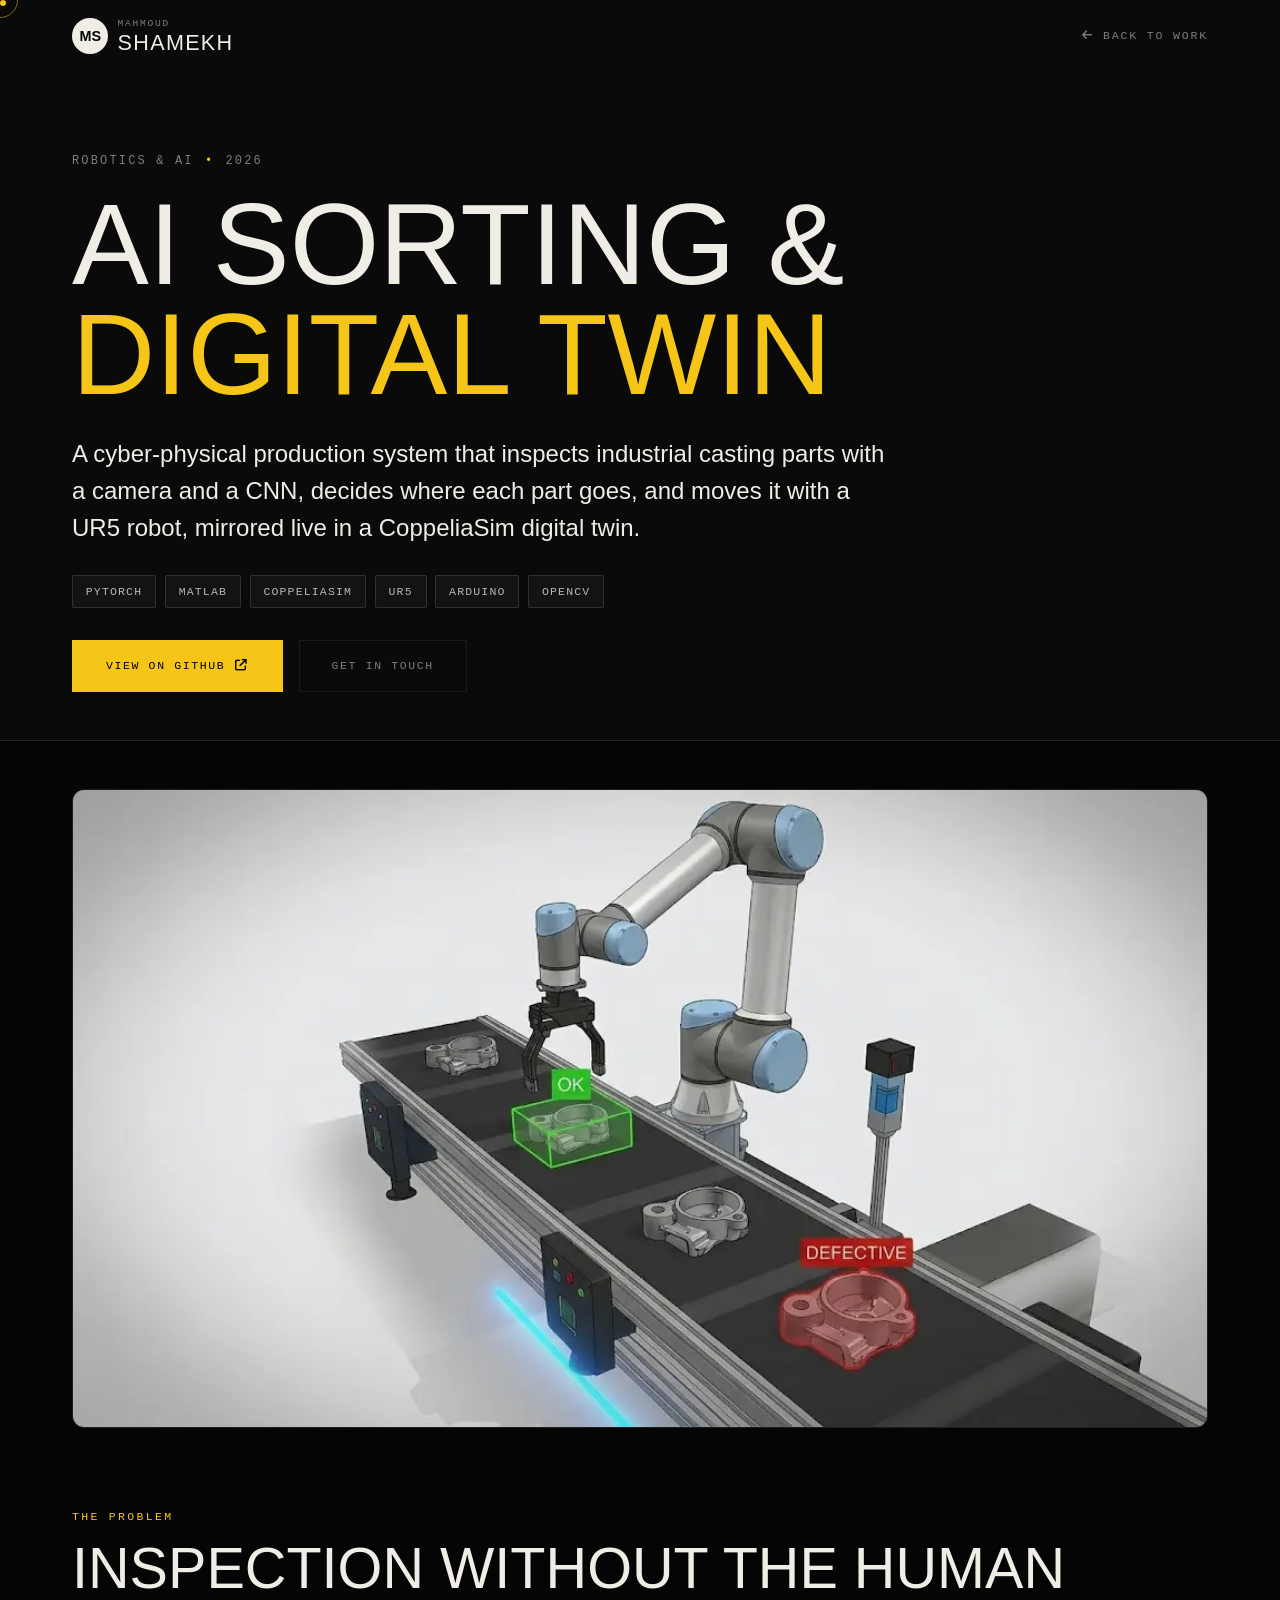
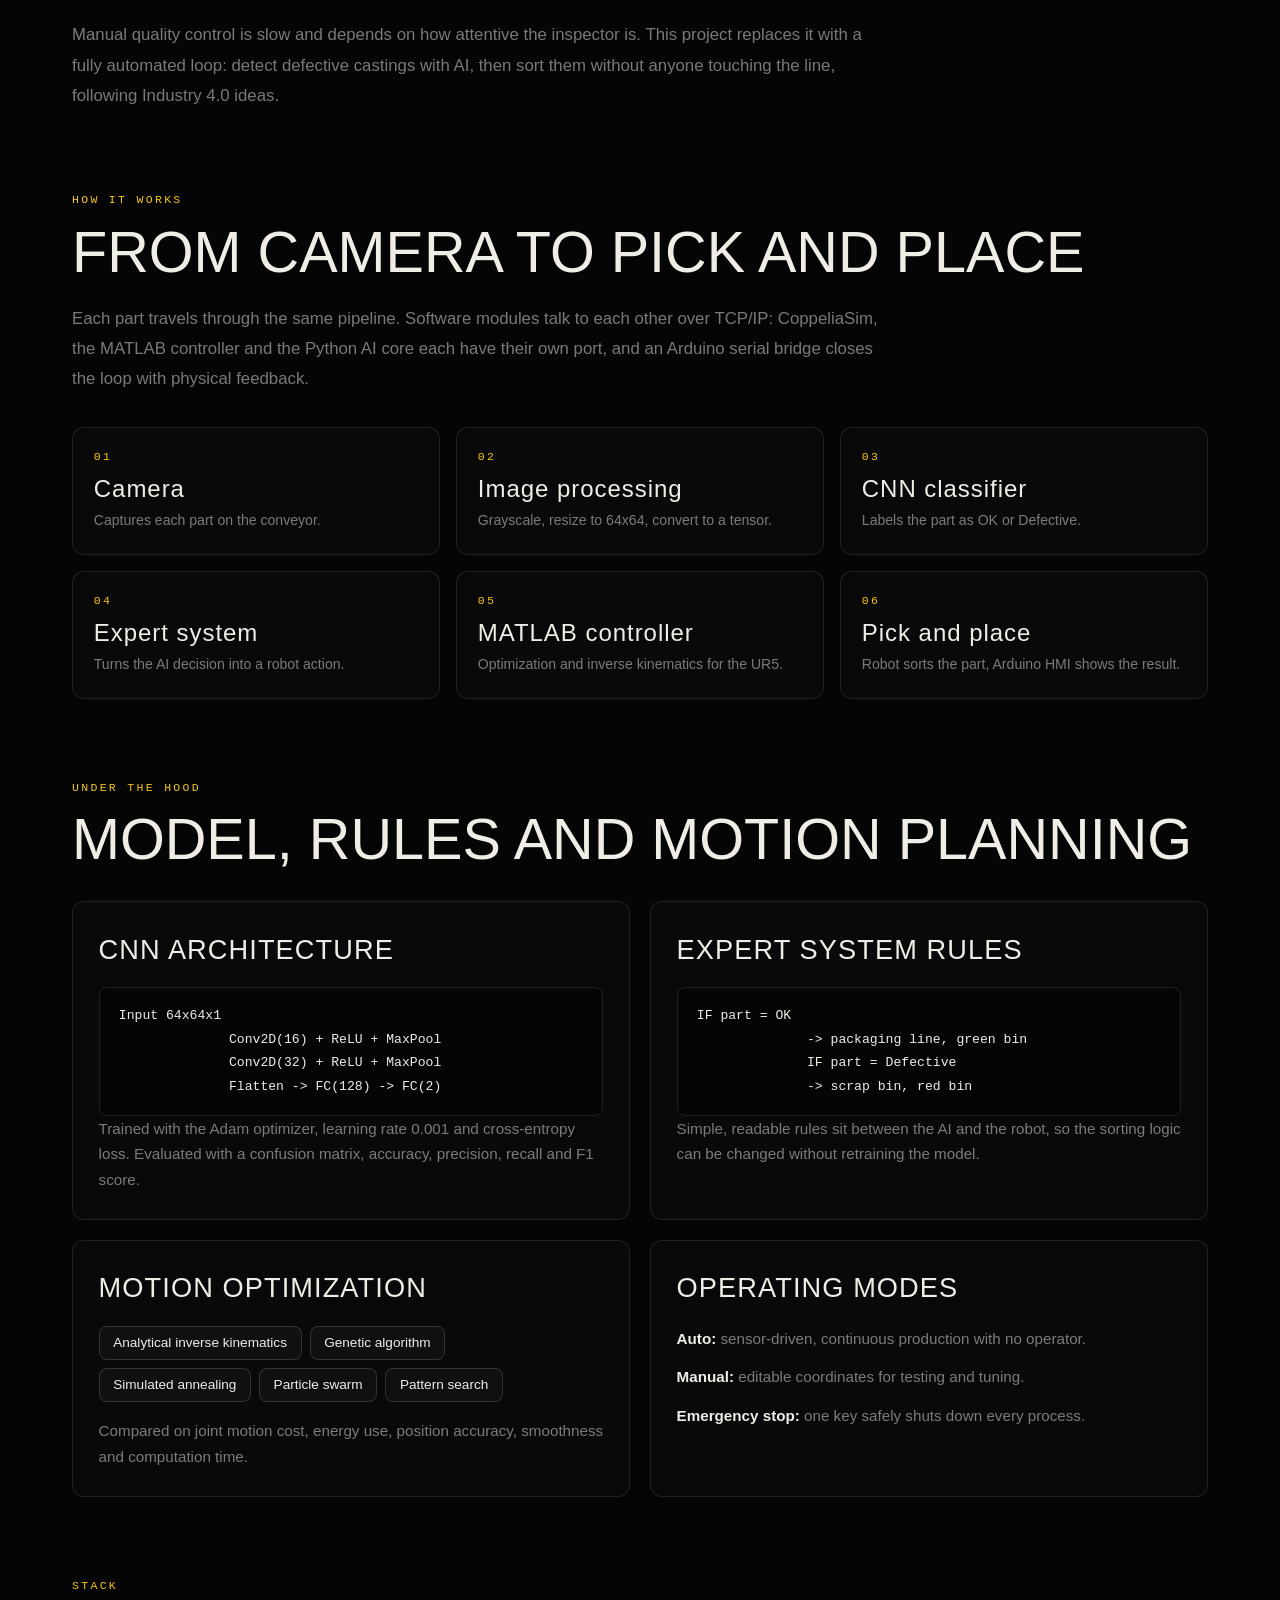
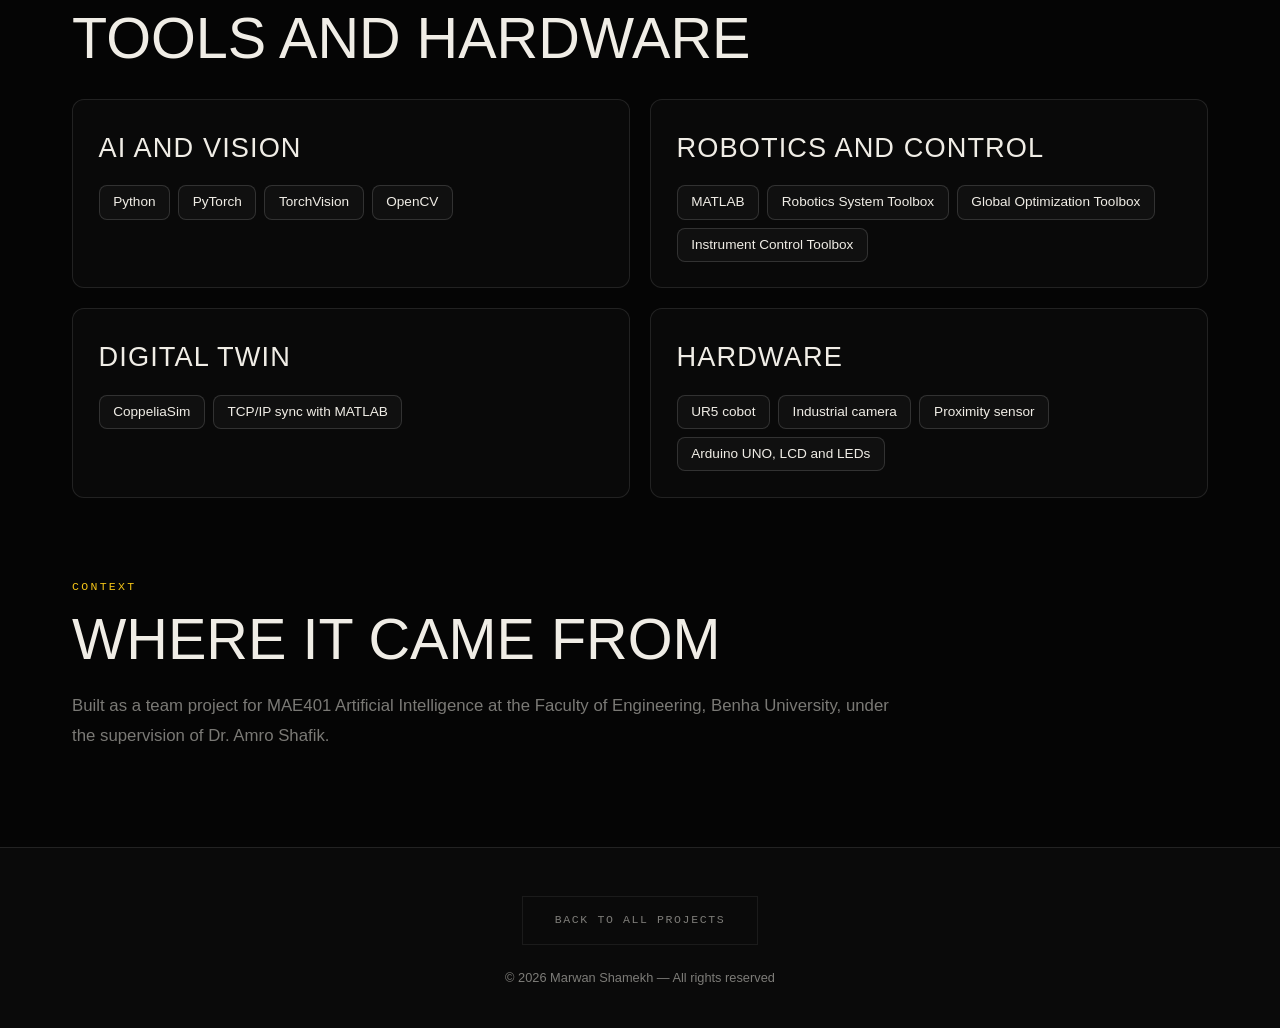
<file: projects/ai-sorting-digital-twin.html>
<!DOCTYPE html>
<html lang="en" data-theme="dark">

<head>
  <meta charset="UTF-8" />
  <meta name="viewport" content="width=device-width, initial-scale=1.0" />
  <meta name="description"
    content="AI Sorting and Digital Twin: a cyber-physical production system that inspects casting parts with a PyTorch CNN, plans UR5 motion with MATLAB optimization and mirrors it in CoppeliaSim.">
  <meta name="theme-color" content="#0B0F19">
  <meta name="robots" content="index, follow">
  <meta name="author" content="Mahmoud Shamekh">
  <meta name="referrer" content="strict-origin-when-cross-origin">
  <meta http-equiv="Content-Security-Policy"
    content="default-src 'self'; script-src 'self'; style-src 'self' 'unsafe-inline' https://fonts.googleapis.com https://cdnjs.cloudflare.com; font-src 'self' https://fonts.gstatic.com https://cdnjs.cloudflare.com; img-src 'self' data:; connect-src 'self'; object-src 'none'; base-uri 'self'; form-action 'none'">
  <meta property="og:type" content="article">
  <meta property="og:title" content="AI Sorting and Digital Twin | Mahmoud Shamekh">
  <meta property="og:description"
    content="Fully automated inspection and sorting: PyTorch CNN defect detection, UR5 robotic sorting, MATLAB kinematics and a CoppeliaSim digital twin.">
  <meta property="og:image" content="../assets/images/project(4).webp">
  <meta name="twitter:card" content="summary_large_image">
  <title>AI Sorting and Digital Twin | Mahmoud Shamekh</title>

  <link rel="icon" type="image/png" sizes="32x32" href="../favicon-32.png">
  <link rel="icon" type="image/png" sizes="192x192" href="../favicon-192.png">
  <link rel="shortcut icon" href="../favicon.ico">
  <link rel="apple-touch-icon" href="../apple-touch-icon.png">
  <link rel="stylesheet" href="../css/base.css" />
  <link rel="stylesheet" href="../css/components.css" />
  <link rel="stylesheet" href="../css/home.css" />
  <link rel="stylesheet" href="../css/responsive.css" />
  <link rel="stylesheet" href="../css/project.css" />

  <link rel="preconnect" href="https://fonts.googleapis.com" />
  <link rel="preconnect" href="https://fonts.gstatic.com" crossorigin />
  <link
    href="https://fonts.googleapis.com/css2?family=Anton&family=Bebas+Neue&family=Space+Mono:ital,wght@0,400;0,700;1,400&family=DM+Sans:ital,opsz,wght@0,9..40,300;0,9..40,400;0,9..40,500;1,9..40,300&display=swap"
    rel="stylesheet" />
  <link rel="stylesheet" href="https://cdnjs.cloudflare.com/ajax/libs/font-awesome/6.7.2/css/all.min.css">
</head>

<body>

  <div class="cursor-dot" id="cursorDot"></div>
  <div class="cursor-ring" id="cursorRing"></div>

  <header class="pj-topbar">
    <div class="pj-topbar-inner">
      <a href="../index.html" class="nav-logo" aria-label="Back to home">
        <svg class="logo-img" viewBox="0 0 100 100" xmlns="http://www.w3.org/2000/svg">
          <circle cx="50" cy="50" r="50" fill="currentColor" />
          <text x="51" y="63" text-anchor="middle" font-family="Arial Black, sans-serif" font-size="40"
            font-weight="900" fill="var(--bg, #fff)">MS</text>
        </svg>
        <div class="logo-text">
          <span class="logo-first">MAHMOUD</span>
          <span class="logo-last">SHAMEKH</span>
        </div>
      </a>
      <a href="../index.html#projects" class="pj-back"><i class="fa-solid fa-arrow-left"></i> Back to work</a>
    </div>
  </header>

  <main>
    <section class="pj-hero">
      <div class="container">
        <div class="pj-meta"><span>Robotics &amp; AI</span><span class="dot">•</span><span>2026</span></div>
        <h1 class="pj-title">AI Sorting &amp; <span>Digital Twin</span></h1>
        <p class="pj-lead">
          A cyber-physical production system that inspects industrial casting parts with a camera and a CNN, decides
          where each part goes, and moves it with a UR5 robot, mirrored live in a CoppeliaSim digital twin.
        </p>
        <div class="pj-tags">
          <span class="pj-tag">PyTorch</span>
          <span class="pj-tag">MATLAB</span>
          <span class="pj-tag">CoppeliaSim</span>
          <span class="pj-tag">UR5</span>
          <span class="pj-tag">Arduino</span>
          <span class="pj-tag">OpenCV</span>
        </div>
        <div class="pj-actions">
          <a href="https://github.com/Shamekh21/Fully-Automated-Industrial-Inspection-Sorting-System-with-Digital-Twin"
            target="_blank" rel="noopener noreferrer" class="btn-primary">VIEW ON GITHUB <i
              class="fa-solid fa-arrow-up-right-from-square"></i></a>
          <a href="../index.html#contact" class="btn-ghost">GET IN TOUCH</a>
        </div>
      </div>
    </section>

    <section class="pj-cover">
      <div class="container">
        <img src="../assets/images/project(4).webp" alt="AI Sorting and Digital Twin project overview"
          decoding="async" />
      </div>
    </section>

    <section class="pj-section">
      <div class="container">
        <div class="pj-label">The problem</div>
        <h2 class="pj-h2">Inspection without the human</h2>
        <p class="pj-text">
          Manual quality control is slow and depends on how attentive the inspector is. This project replaces it with a
          fully automated loop: detect defective castings with AI, then sort them without anyone touching the line,
          following Industry 4.0 ideas.
        </p>
      </div>
    </section>

    <section class="pj-section">
      <div class="container">
        <div class="pj-label">How it works</div>
        <h2 class="pj-h2">From camera to pick and place</h2>
        <p class="pj-text">
          Each part travels through the same pipeline. Software modules talk to each other over TCP/IP: CoppeliaSim,
          the MATLAB controller and the Python AI core each have their own port, and an Arduino serial bridge closes the
          loop with physical feedback.
        </p>
        <ol class="pj-flow">
          <li><b>Camera</b><span>Captures each part on the conveyor.</span></li>
          <li><b>Image processing</b><span>Grayscale, resize to 64x64, convert to a tensor.</span></li>
          <li><b>CNN classifier</b><span>Labels the part as OK or Defective.</span></li>
          <li><b>Expert system</b><span>Turns the AI decision into a robot action.</span></li>
          <li><b>MATLAB controller</b><span>Optimization and inverse kinematics for the UR5.</span></li>
          <li><b>Pick and place</b><span>Robot sorts the part, Arduino HMI shows the result.</span></li>
        </ol>
      </div>
    </section>

    <section class="pj-section">
      <div class="container">
        <div class="pj-label">Under the hood</div>
        <h2 class="pj-h2">Model, rules and motion planning</h2>
        <div class="pj-grid">
          <div class="pj-card">
            <h3>CNN architecture</h3>
            <div class="pj-code">Input 64x64x1
              Conv2D(16) + ReLU + MaxPool
              Conv2D(32) + ReLU + MaxPool
              Flatten -> FC(128) -> FC(2)</div>
            <p>Trained with the Adam optimizer, learning rate 0.001 and cross-entropy loss. Evaluated with a confusion
              matrix, accuracy, precision, recall and F1 score.</p>
          </div>
          <div class="pj-card">
            <h3>Expert system rules</h3>
            <div class="pj-code">IF part = OK
              -> packaging line, green bin
              IF part = Defective
              -> scrap bin, red bin</div>
            <p>Simple, readable rules sit between the AI and the robot, so the sorting logic can be changed without
              retraining the model.</p>
          </div>
          <div class="pj-card">
            <h3>Motion optimization</h3>
            <div class="pj-chips">
              <span class="pj-chip">Analytical inverse kinematics</span>
              <span class="pj-chip">Genetic algorithm</span>
              <span class="pj-chip">Simulated annealing</span>
              <span class="pj-chip">Particle swarm</span>
              <span class="pj-chip">Pattern search</span>
            </div>
            <p style="margin-top:1rem">Compared on joint motion cost, energy use, position accuracy, smoothness and
              computation time.</p>
          </div>
          <div class="pj-card">
            <h3>Operating modes</h3>
            <p><b style="color:var(--text)">Auto:</b> sensor-driven, continuous production with no operator.</p>
            <p><b style="color:var(--text)">Manual:</b> editable coordinates for testing and tuning.</p>
            <p><b style="color:var(--text)">Emergency stop:</b> one key safely shuts down every process.</p>
          </div>
        </div>
      </div>
    </section>

    <section class="pj-section">
      <div class="container">
        <div class="pj-label">Stack</div>
        <h2 class="pj-h2">Tools and hardware</h2>
        <div class="pj-grid">
          <div class="pj-card">
            <h3>AI and vision</h3>
            <div class="pj-chips">
              <span class="pj-chip">Python</span><span class="pj-chip">PyTorch</span><span
                class="pj-chip">TorchVision</span><span class="pj-chip">OpenCV</span>
            </div>
          </div>
          <div class="pj-card">
            <h3>Robotics and control</h3>
            <div class="pj-chips">
              <span class="pj-chip">MATLAB</span><span class="pj-chip">Robotics System Toolbox</span><span
                class="pj-chip">Global Optimization Toolbox</span><span class="pj-chip">Instrument Control
                Toolbox</span>
            </div>
          </div>
          <div class="pj-card">
            <h3>Digital twin</h3>
            <div class="pj-chips">
              <span class="pj-chip">CoppeliaSim</span><span class="pj-chip">TCP/IP sync with MATLAB</span>
            </div>
          </div>
          <div class="pj-card">
            <h3>Hardware</h3>
            <div class="pj-chips">
              <span class="pj-chip">UR5 cobot</span><span class="pj-chip">Industrial camera</span><span
                class="pj-chip">Proximity sensor</span><span class="pj-chip">Arduino UNO, LCD and LEDs</span>
            </div>
          </div>
        </div>
      </div>
    </section>

    <section class="pj-section">
      <div class="container">
        <div class="pj-label">Context</div>
        <h2 class="pj-h2">Where it came from</h2>
        <p class="pj-text">
          Built as a team project for MAE401 Artificial Intelligence at the Faculty of Engineering, Benha University,
          under the supervision of Dr. Amro Shafik.
        </p>
      </div>
    </section>
  </main>

  <footer class="pj-footer">
    <div class="container">
      <a href="../index.html#projects" class="btn-ghost">BACK TO ALL PROJECTS</a>
      <p>&copy; 2026 Marwan Shamekh &mdash; All rights reserved</p>
    </div>
  </footer>

  <script src="../js/app.js"></script>
</body>

</html>
</file>
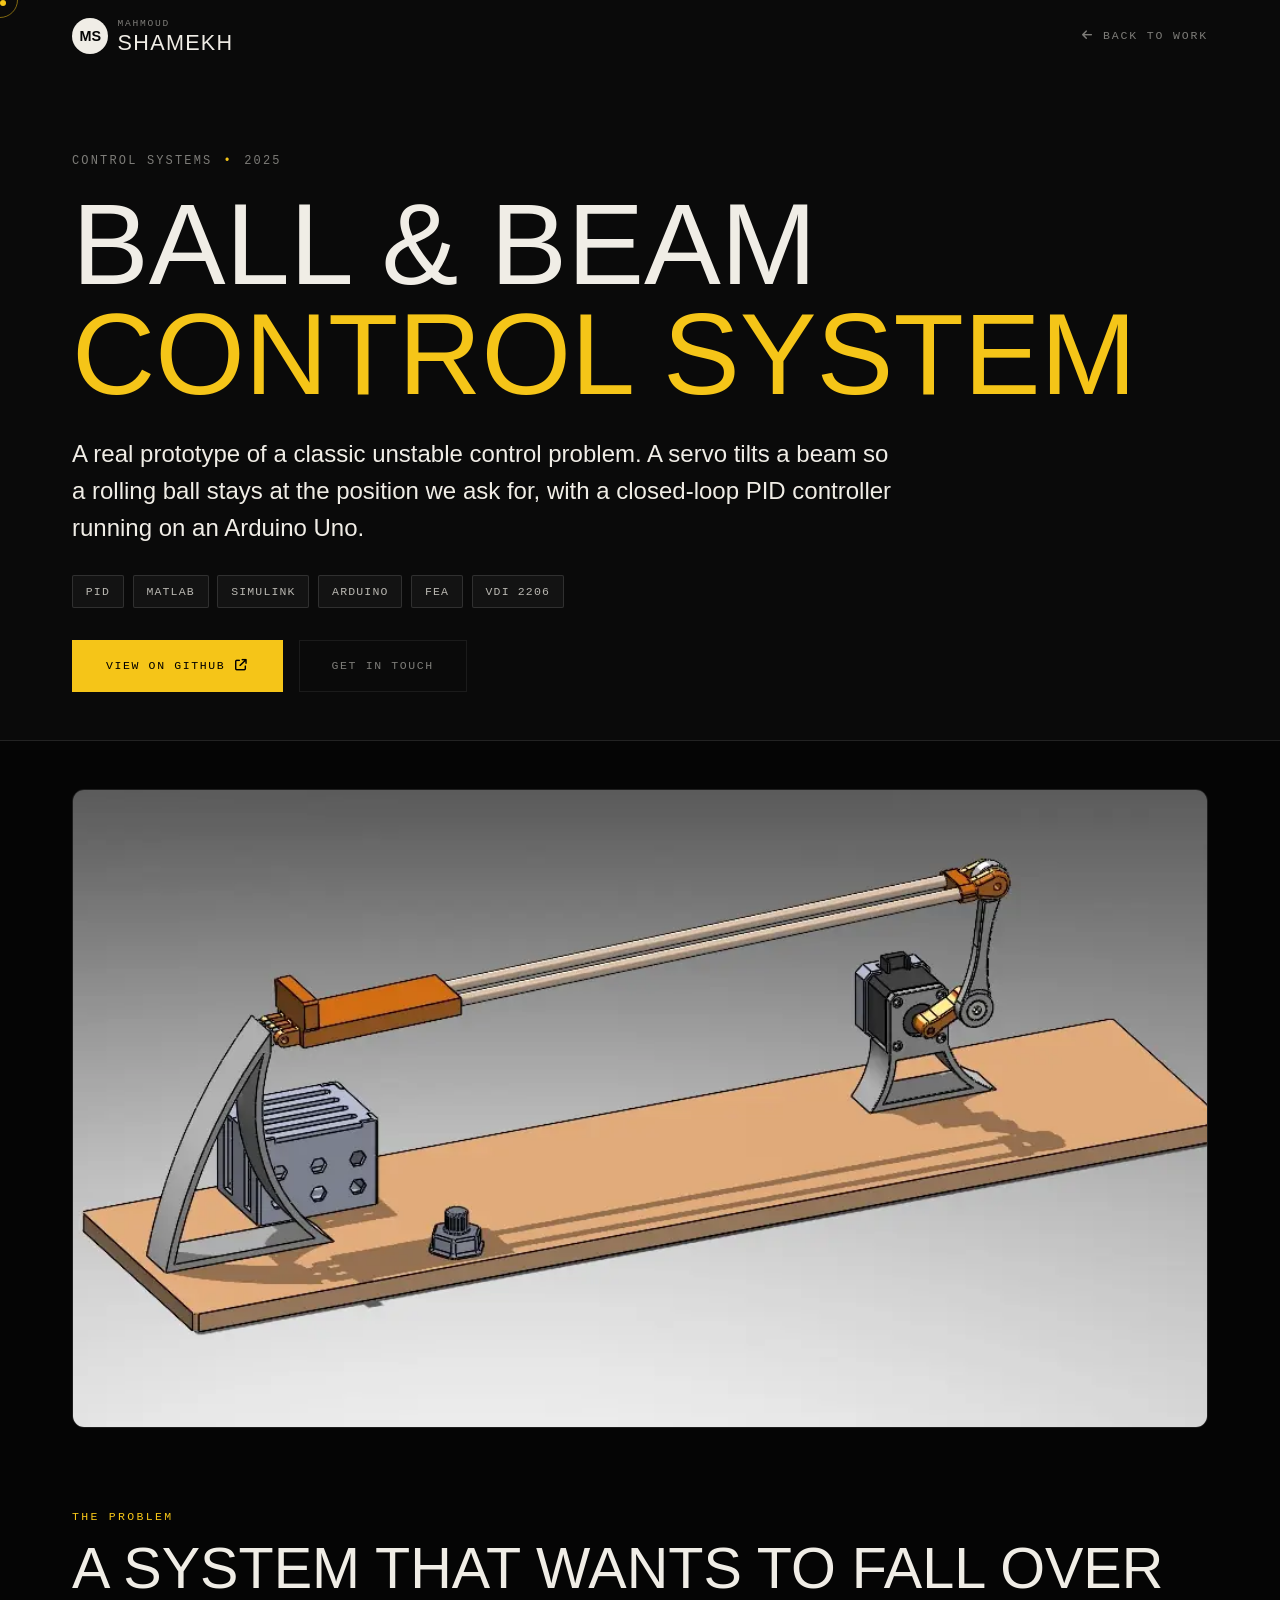
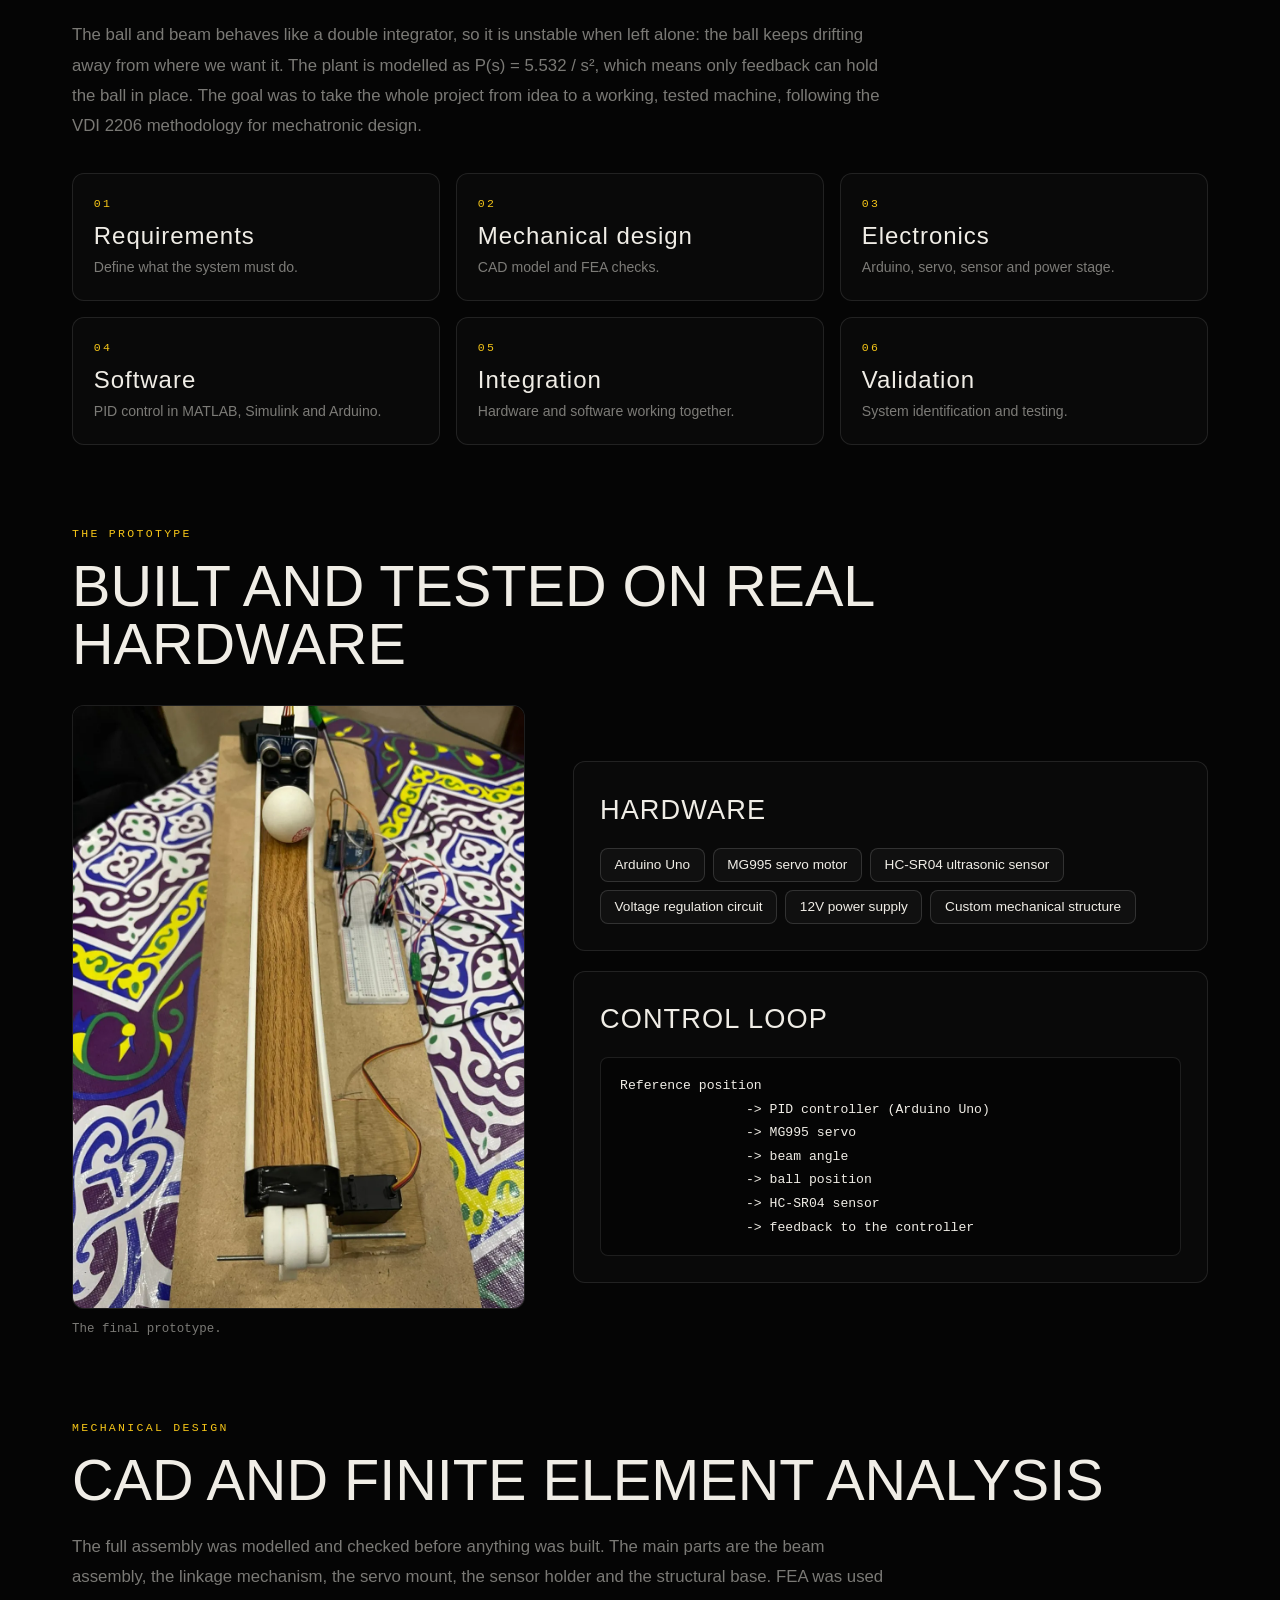
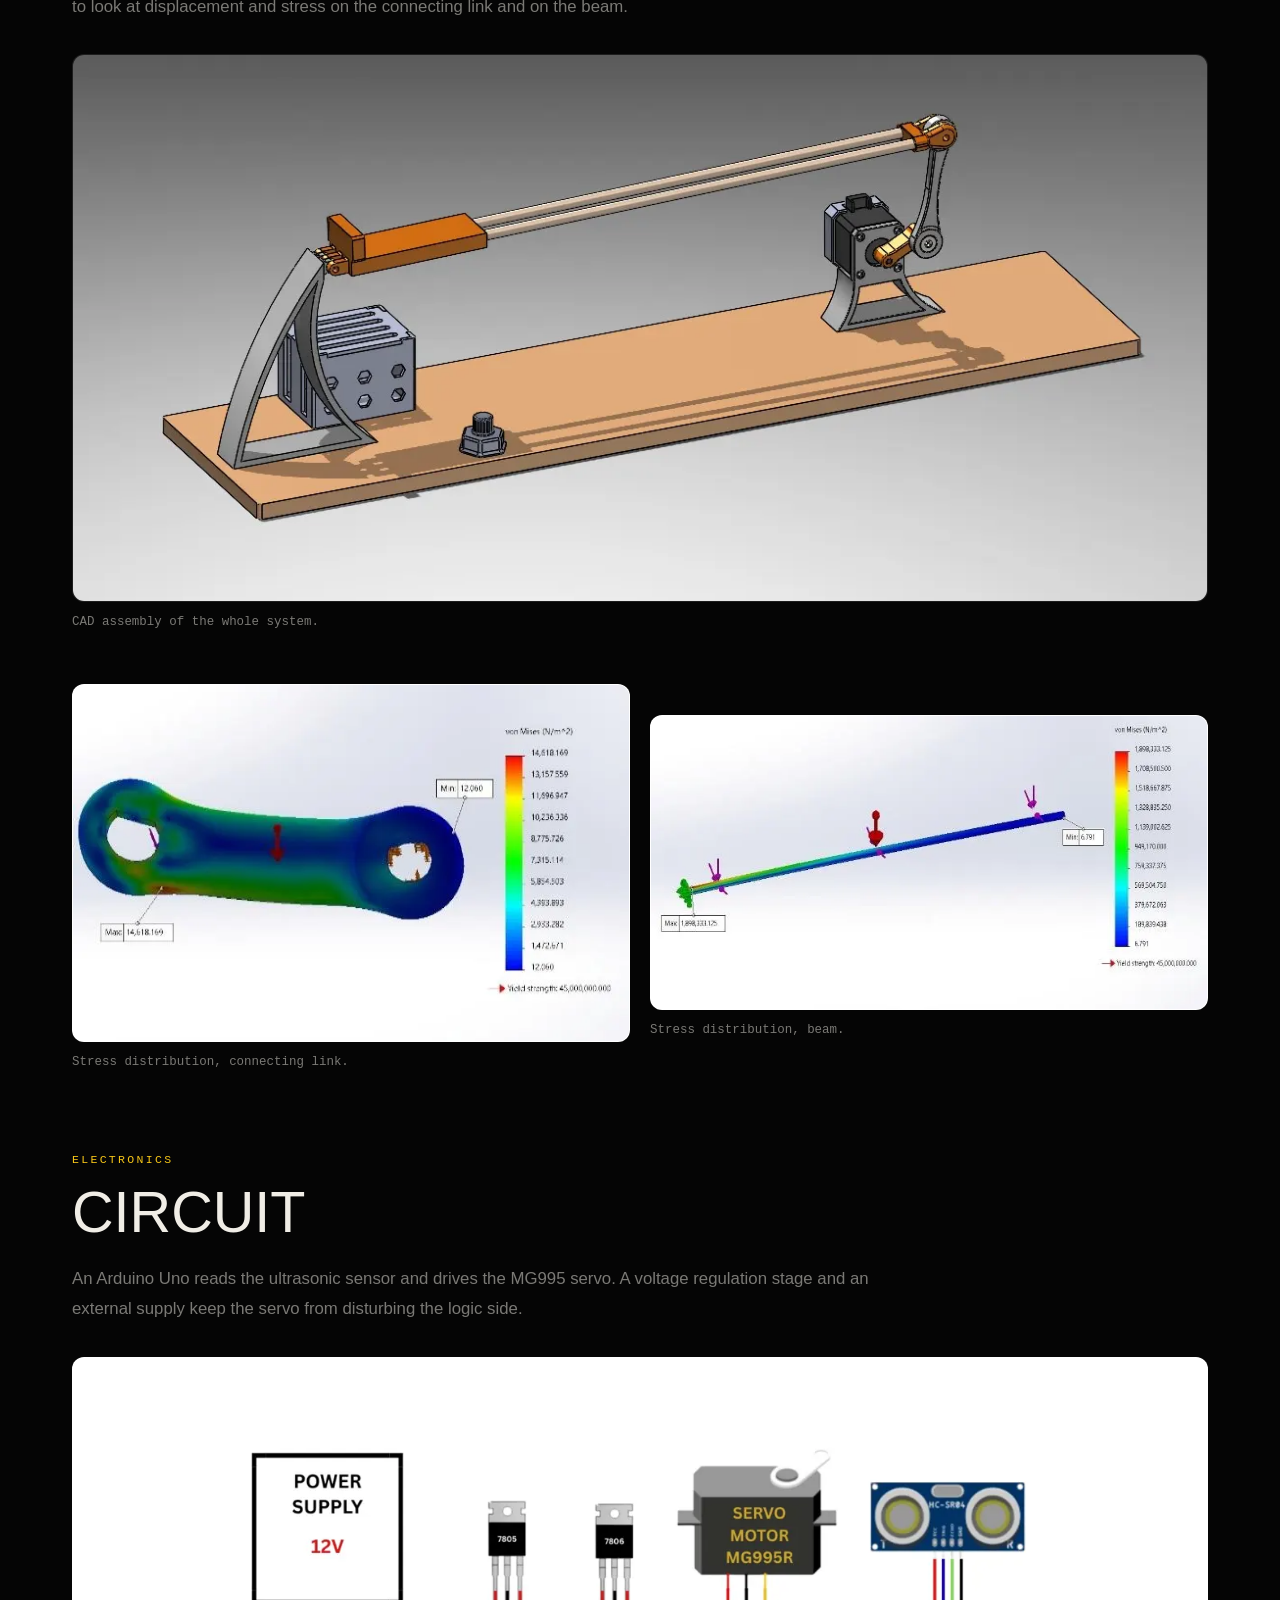
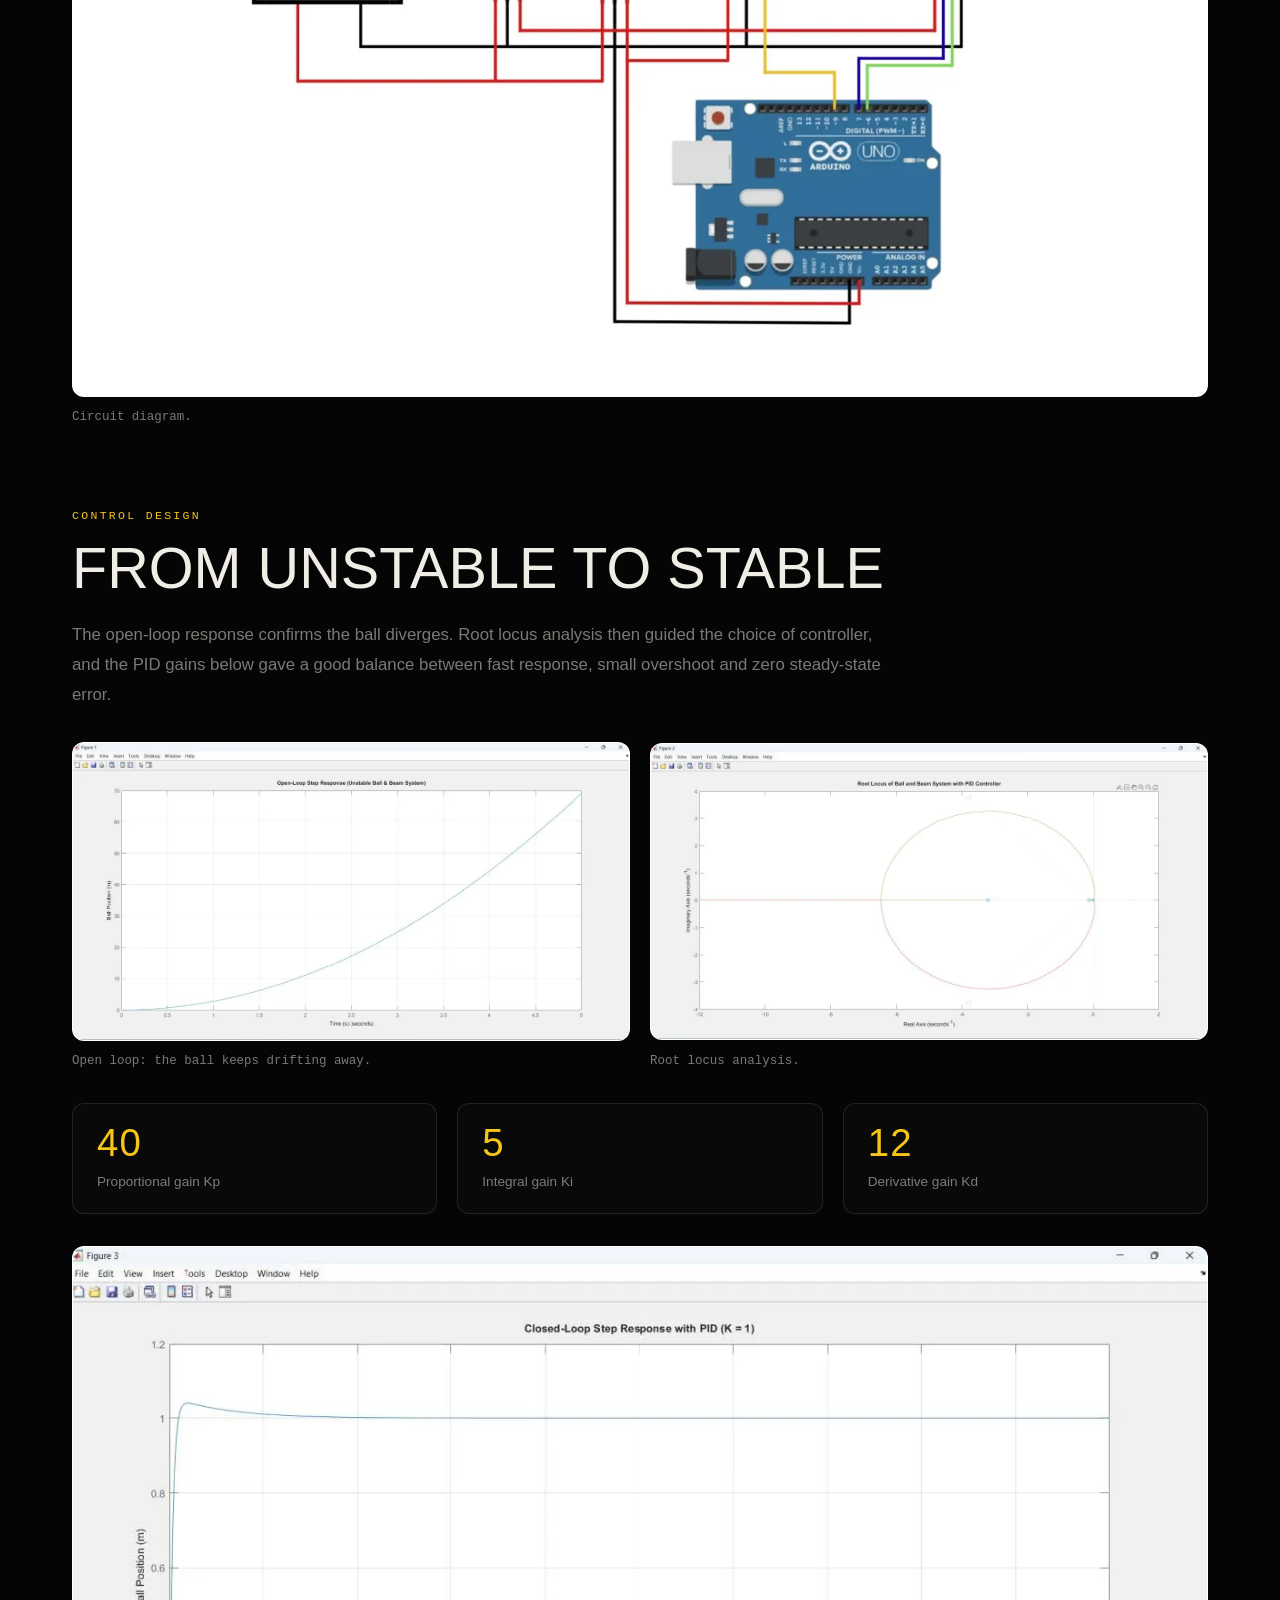
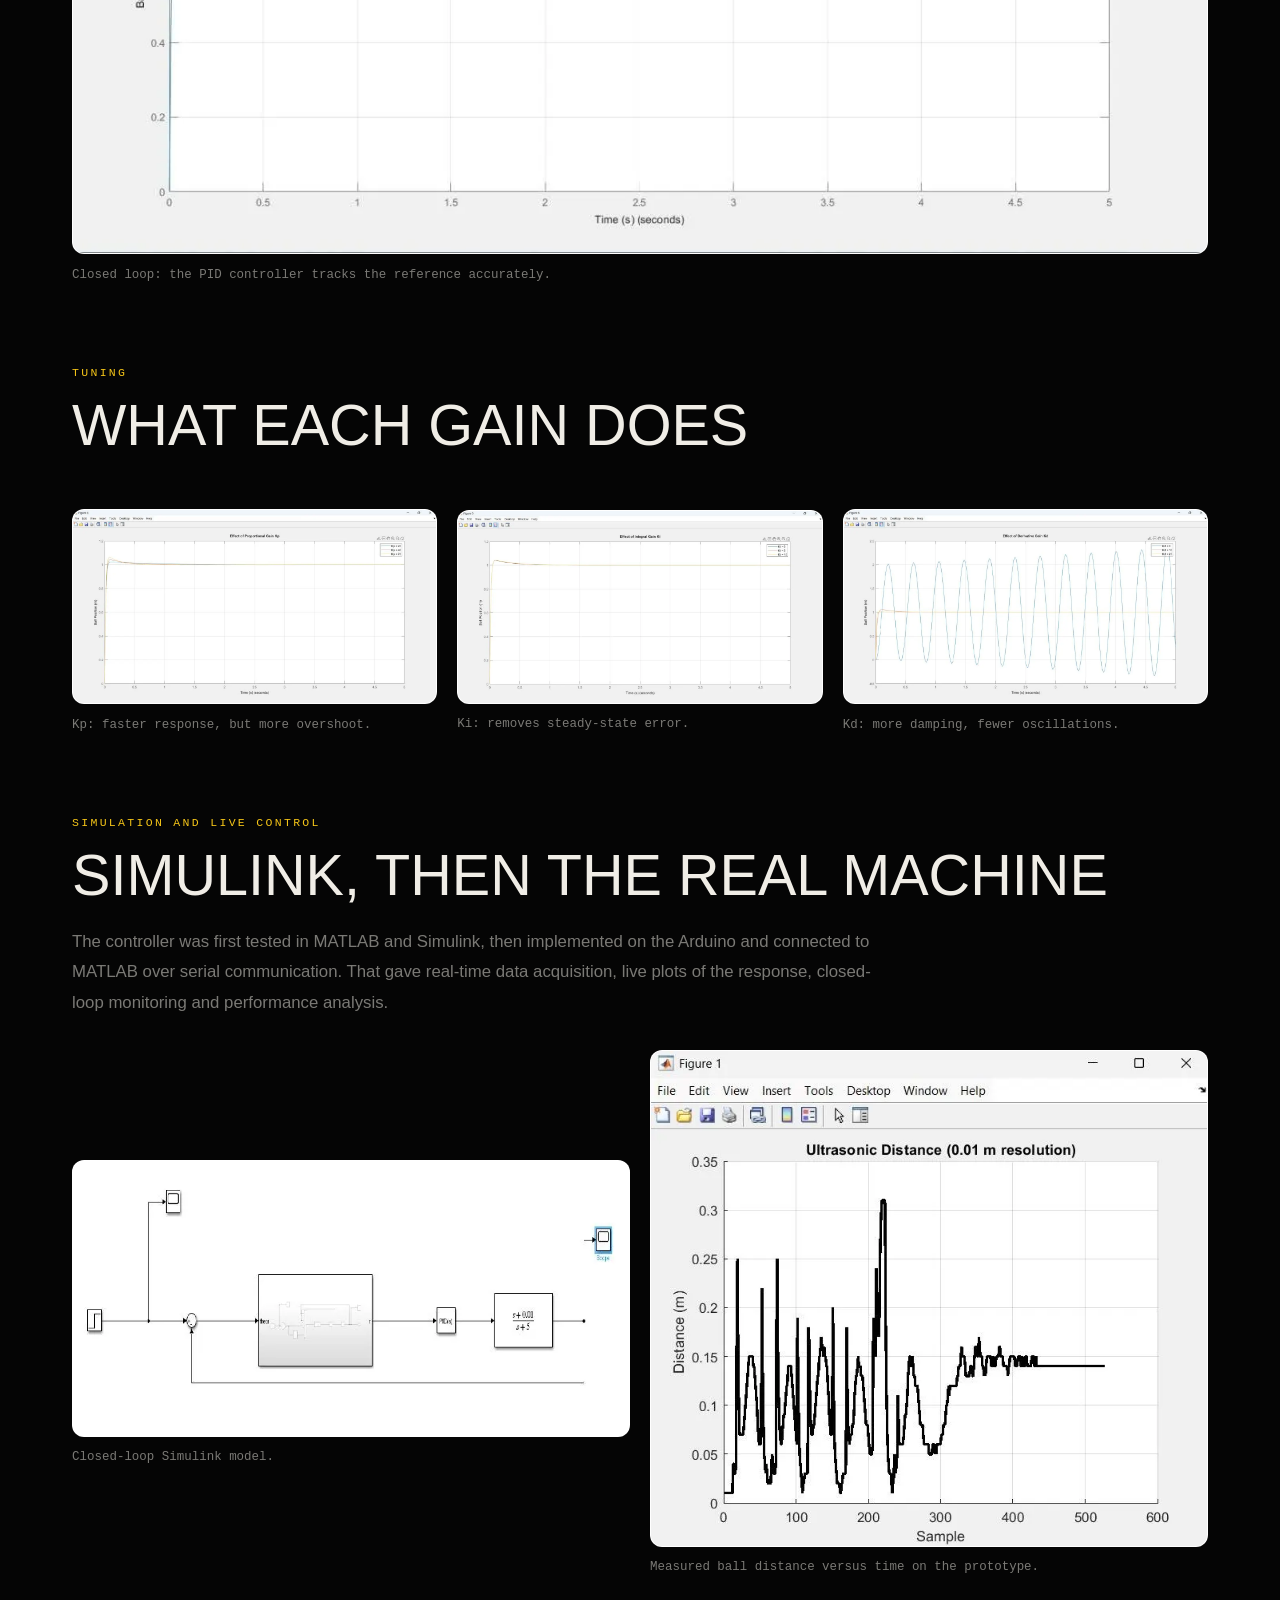
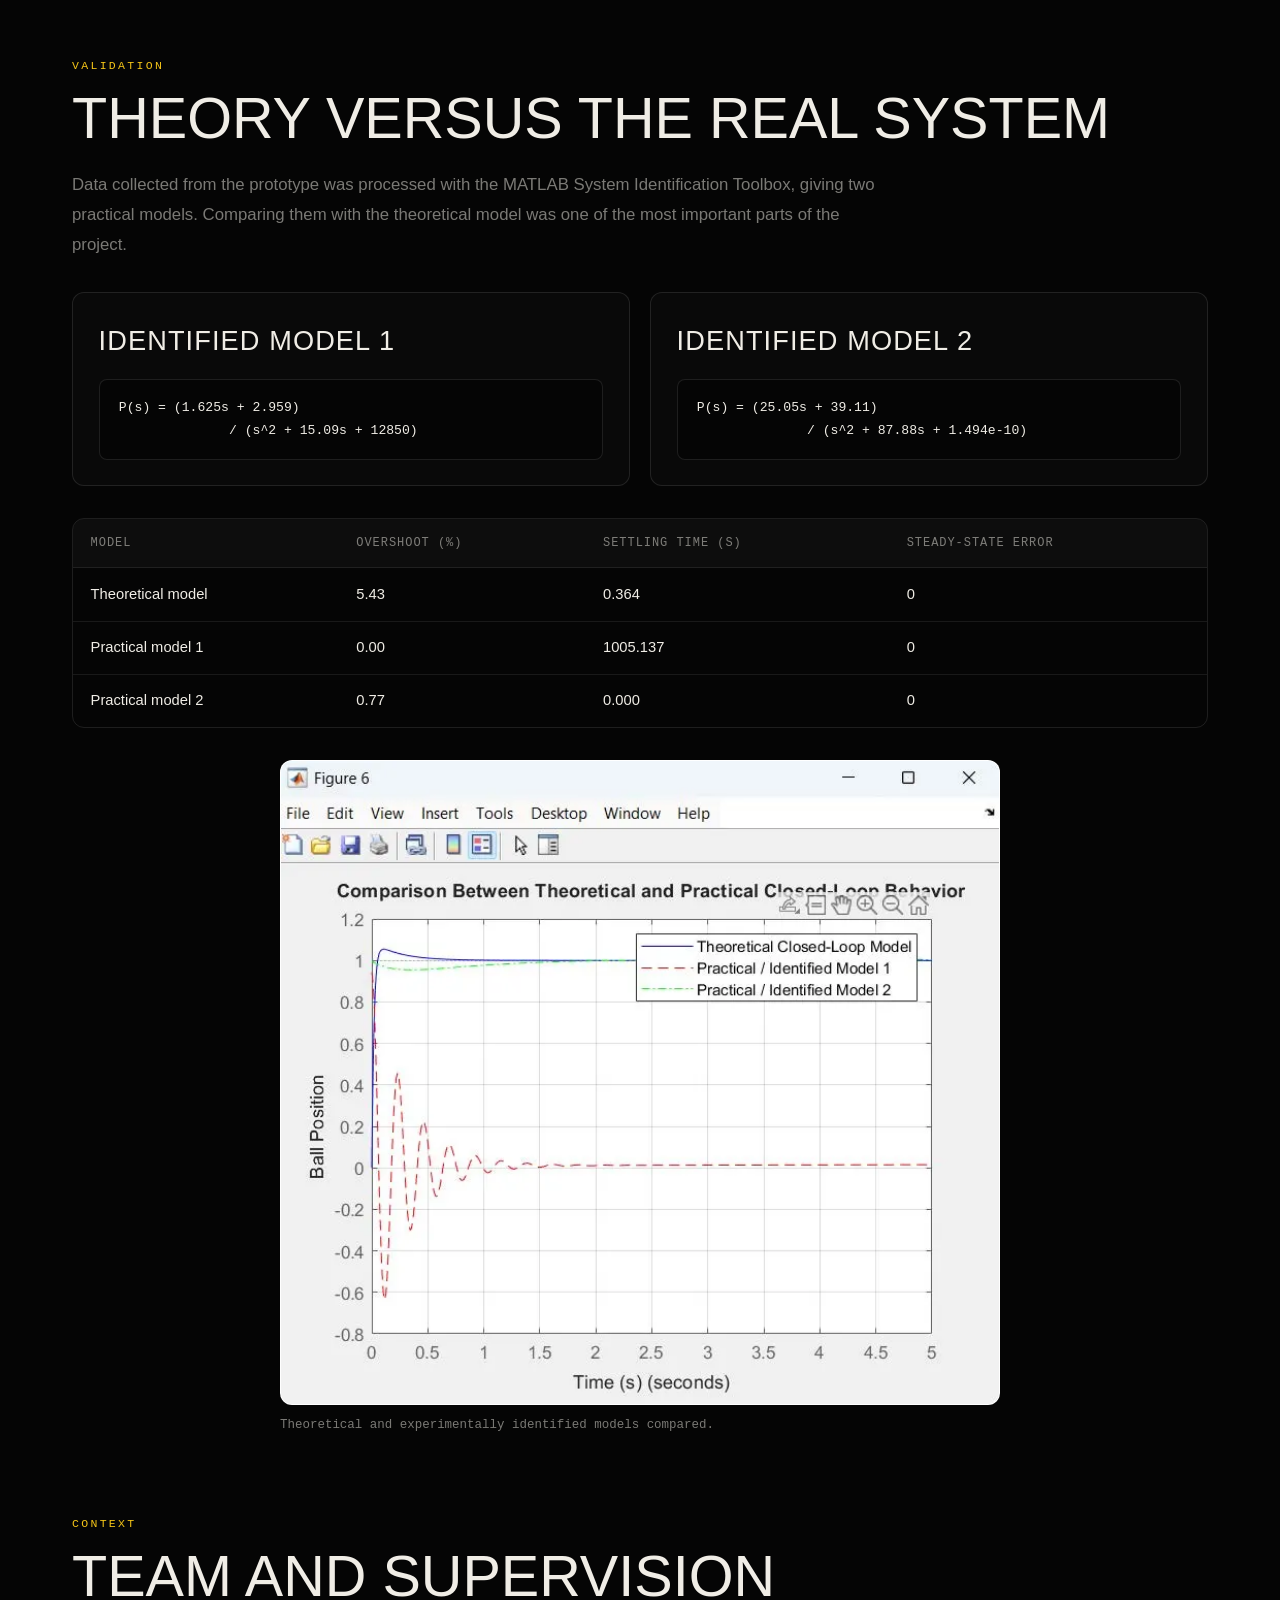
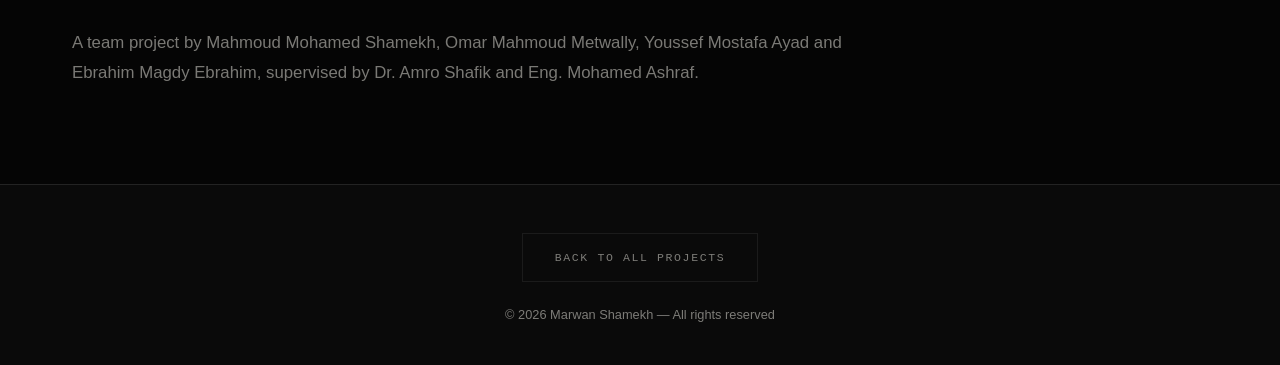
<file: projects/ball-and-beam-control.html>
<!DOCTYPE html>
<html lang="en" data-theme="dark">

<head>
  <meta charset="UTF-8" />
  <meta name="viewport" content="width=device-width, initial-scale=1.0" />
  <meta name="description"
    content="Ball and Beam Control System: a full VDI 2206 mechatronic project with CAD, FEA, PID design in MATLAB and Simulink, Arduino control and experimental validation.">
  <meta name="theme-color" content="#0B0F19">
  <meta name="robots" content="index, follow">
  <meta name="author" content="Mahmoud Shamekh">
  <meta name="referrer" content="strict-origin-when-cross-origin">
  <meta http-equiv="Content-Security-Policy"
    content="default-src 'self'; script-src 'self'; style-src 'self' 'unsafe-inline' https://fonts.googleapis.com https://cdnjs.cloudflare.com; font-src 'self' https://fonts.gstatic.com https://cdnjs.cloudflare.com; img-src 'self' data:; connect-src 'self'; object-src 'none'; base-uri 'self'; form-action 'none'">
  <meta property="og:type" content="article">
  <meta property="og:title" content="Ball and Beam Control System | Mahmoud Shamekh">
  <meta property="og:description"
    content="PID stabilization of an unstable ball and beam prototype: design, simulation and experimental validation.">
  <meta property="og:image" content="../assets/images/project(1).webp">
  <meta name="twitter:card" content="summary_large_image">
  <title>Ball and Beam Control System | Mahmoud Shamekh</title>

  <link rel="icon" type="image/png" sizes="32x32" href="../favicon-32.png">
  <link rel="icon" type="image/png" sizes="192x192" href="../favicon-192.png">
  <link rel="shortcut icon" href="../favicon.ico">
  <link rel="apple-touch-icon" href="../apple-touch-icon.png">
  <link rel="stylesheet" href="../css/base.css" />
  <link rel="stylesheet" href="../css/components.css" />
  <link rel="stylesheet" href="../css/home.css" />
  <link rel="stylesheet" href="../css/responsive.css" />
  <link rel="stylesheet" href="../css/project.css" />

  <link rel="preconnect" href="https://fonts.googleapis.com" />
  <link rel="preconnect" href="https://fonts.gstatic.com" crossorigin />
  <link
    href="https://fonts.googleapis.com/css2?family=Anton&family=Bebas+Neue&family=Space+Mono:ital,wght@0,400;0,700;1,400&family=DM+Sans:ital,opsz,wght@0,9..40,300;0,9..40,400;0,9..40,500;1,9..40,300&display=swap"
    rel="stylesheet" />
  <link rel="stylesheet" href="https://cdnjs.cloudflare.com/ajax/libs/font-awesome/6.7.2/css/all.min.css">
</head>

<body>

  <div class="cursor-dot" id="cursorDot"></div>
  <div class="cursor-ring" id="cursorRing"></div>

  <header class="pj-topbar">
    <div class="pj-topbar-inner">
      <a href="../index.html" class="nav-logo" aria-label="Back to home">
        <svg class="logo-img" viewBox="0 0 100 100" xmlns="http://www.w3.org/2000/svg">
          <circle cx="50" cy="50" r="50" fill="currentColor" />
          <text x="51" y="63" text-anchor="middle" font-family="Arial Black, sans-serif" font-size="40"
            font-weight="900" fill="var(--bg, #fff)">MS</text>
        </svg>
        <div class="logo-text">
          <span class="logo-first">MAHMOUD</span>
          <span class="logo-last">SHAMEKH</span>
        </div>
      </a>
      <a href="../index.html#projects" class="pj-back"><i class="fa-solid fa-arrow-left"></i> Back to work</a>
    </div>
  </header>

  <main>
    <section class="pj-hero">
      <div class="container">
        <div class="pj-meta"><span>Control Systems</span><span class="dot">&bull;</span><span>2025</span></div>
        <h1 class="pj-title">Ball &amp; Beam <span>Control System</span></h1>
        <p class="pj-lead">
          A real prototype of a classic unstable control problem. A servo tilts a beam so a rolling ball stays at the
          position we ask for, with a closed-loop PID controller running on an Arduino Uno.
        </p>
        <div class="pj-tags">
          <span class="pj-tag">PID</span>
          <span class="pj-tag">MATLAB</span>
          <span class="pj-tag">Simulink</span>
          <span class="pj-tag">Arduino</span>
          <span class="pj-tag">FEA</span>
          <span class="pj-tag">VDI 2206</span>
        </div>
        <div class="pj-actions">
          <a href="https://github.com/Shamekh21/Ball-and-Beam-Control-System" target="_blank" rel="noopener noreferrer"
            class="btn-primary">VIEW ON GITHUB <i class="fa-solid fa-arrow-up-right-from-square"></i></a>
          <a href="../index.html#contact" class="btn-ghost">GET IN TOUCH</a>
        </div>
      </div>
    </section>

    <section class="pj-cover">
      <div class="container">
        <img src="../assets/images/project(1).webp" alt="Ball and Beam Control System project overview"
          decoding="async" />
      </div>
    </section>

    <section class="pj-section">
      <div class="container">
        <div class="pj-label">The problem</div>
        <h2 class="pj-h2">A system that wants to fall over</h2>
        <p class="pj-text">
          The ball and beam behaves like a double integrator, so it is unstable when left alone: the ball keeps drifting
          away from where we want it. The plant is modelled as P(s) = 5.532 / s&sup2;, which means only feedback can
          hold
          the ball in place. The goal was to take the whole project from idea to a working, tested machine, following
          the
          VDI 2206 methodology for mechatronic design.
        </p>
        <ol class="pj-flow">
          <li><b>Requirements</b><span>Define what the system must do.</span></li>
          <li><b>Mechanical design</b><span>CAD model and FEA checks.</span></li>
          <li><b>Electronics</b><span>Arduino, servo, sensor and power stage.</span></li>
          <li><b>Software</b><span>PID control in MATLAB, Simulink and Arduino.</span></li>
          <li><b>Integration</b><span>Hardware and software working together.</span></li>
          <li><b>Validation</b><span>System identification and testing.</span></li>
        </ol>
      </div>
    </section>

    <section class="pj-section">
      <div class="container">
        <div class="pj-label">The prototype</div>
        <h2 class="pj-h2">Built and tested on real hardware</h2>
        <div class="pj-split">
          <figure class="pj-fig dark"><img src="../assets/images/bb-prototype.webp" alt="Final Ball and Beam prototype"
              loading="lazy" decoding="async" />
            <figcaption>The final prototype.</figcaption>
          </figure>
          <div>
            <div class="pj-card">
              <h3>Hardware</h3>
              <div class="pj-chips">
                <span class="pj-chip">Arduino Uno</span><span class="pj-chip">MG995 servo motor</span><span
                  class="pj-chip">HC-SR04 ultrasonic sensor</span><span class="pj-chip">Voltage regulation
                  circuit</span><span class="pj-chip">12V power supply</span><span class="pj-chip">Custom mechanical
                  structure</span>
              </div>
            </div>
            <div class="pj-card" style="margin-top:1.25rem">
              <h3>Control loop</h3>
              <div class="pj-code">Reference position
                -> PID controller (Arduino Uno)
                -> MG995 servo
                -> beam angle
                -> ball position
                -> HC-SR04 sensor
                -> feedback to the controller</div>
            </div>
          </div>
        </div>
      </div>
    </section>

    <section class="pj-section">
      <div class="container">
        <div class="pj-label">Mechanical design</div>
        <h2 class="pj-h2">CAD and finite element analysis</h2>
        <p class="pj-text">
          The full assembly was modelled and checked before anything was built. The main parts are the beam assembly,
          the
          linkage mechanism, the servo mount, the sensor holder and the structural base. FEA was used to look at
          displacement and stress on the connecting link and on the beam.
        </p>
        <figure class="pj-fig dark"><img src="../assets/images/bb-cad.webp"
            alt="CAD model of the ball and beam assembly" loading="lazy" decoding="async" />
          <figcaption>CAD assembly of the whole system.</figcaption>
        </figure>
        <div class="pj-figs" style="margin-top:1.25rem">
          <figure class="pj-fig "><img src="../assets/images/bb-fea-link.webp"
              alt="Stress distribution on the connecting link" loading="lazy" decoding="async" />
            <figcaption>Stress distribution, connecting link.</figcaption>
          </figure>
          <figure class="pj-fig "><img src="../assets/images/bb-fea-beam.webp" alt="Stress distribution on the beam"
              loading="lazy" decoding="async" />
            <figcaption>Stress distribution, beam.</figcaption>
          </figure>
        </div>
      </div>
    </section>

    <section class="pj-section">
      <div class="container">
        <div class="pj-label">Electronics</div>
        <h2 class="pj-h2">Circuit</h2>
        <p class="pj-text">
          An Arduino Uno reads the ultrasonic sensor and drives the MG995 servo. A voltage regulation stage and an
          external supply keep the servo from disturbing the logic side.
        </p>
        <figure class="pj-fig "><img src="../assets/images/bb-circuit.webp" alt="Electronic circuit diagram"
            loading="lazy" decoding="async" />
          <figcaption>Circuit diagram.</figcaption>
        </figure>
      </div>
    </section>

    <section class="pj-section">
      <div class="container">
        <div class="pj-label">Control design</div>
        <h2 class="pj-h2">From unstable to stable</h2>
        <p class="pj-text">
          The open-loop response confirms the ball diverges. Root locus analysis then guided the choice of controller,
          and the PID gains below gave a good balance between fast response, small overshoot and zero steady-state
          error.
        </p>
        <div class="pj-figs">
          <figure class="pj-fig "><img src="../assets/images/bb-open-loop.webp" alt="Open-loop response" loading="lazy"
              decoding="async" />
            <figcaption>Open loop: the ball keeps drifting away.</figcaption>
          </figure>
          <figure class="pj-fig "><img src="../assets/images/bb-root-locus.webp" alt="Root locus" loading="lazy"
              decoding="async" />
            <figcaption>Root locus analysis.</figcaption>
          </figure>
        </div>
        <div class="pj-stat">
          <div><b>40</b><span>Proportional gain Kp</span></div>
          <div><b>5</b><span>Integral gain Ki</span></div>
          <div><b>12</b><span>Derivative gain Kd</span></div>
        </div>
        <figure class="pj-fig "><img src="../assets/images/bb-closed-loop.webp" alt="Closed-loop response"
            loading="lazy" decoding="async" />
          <figcaption>Closed loop: the PID controller tracks the reference accurately.</figcaption>
        </figure>
      </div>
    </section>

    <section class="pj-section">
      <div class="container">
        <div class="pj-label">Tuning</div>
        <h2 class="pj-h2">What each gain does</h2>
        <div class="pj-figs three">
          <figure class="pj-fig "><img src="../assets/images/bb-kp.webp" alt="Effect of Kp" loading="lazy"
              decoding="async" />
            <figcaption>Kp: faster response, but more overshoot.</figcaption>
          </figure>
          <figure class="pj-fig "><img src="../assets/images/bb-ki.webp" alt="Effect of Ki" loading="lazy"
              decoding="async" />
            <figcaption>Ki: removes steady-state error.</figcaption>
          </figure>
          <figure class="pj-fig "><img src="../assets/images/bb-kd.webp" alt="Effect of Kd" loading="lazy"
              decoding="async" />
            <figcaption>Kd: more damping, fewer oscillations.</figcaption>
          </figure>
        </div>
      </div>
    </section>

    <section class="pj-section">
      <div class="container">
        <div class="pj-label">Simulation and live control</div>
        <h2 class="pj-h2">Simulink, then the real machine</h2>
        <p class="pj-text">
          The controller was first tested in MATLAB and Simulink, then implemented on the Arduino and connected to
          MATLAB
          over serial communication. That gave real-time data acquisition, live plots of the response, closed-loop
          monitoring and performance analysis.
        </p>
        <div class="pj-figs">
          <figure class="pj-fig "><img src="../assets/images/bb-simulink.webp" alt="Closed-loop Simulink model"
              loading="lazy" decoding="async" />
            <figcaption>Closed-loop Simulink model.</figcaption>
          </figure>
          <figure class="pj-fig "><img src="../assets/images/bb-live.webp" alt="Measured distance versus time"
              loading="lazy" decoding="async" />
            <figcaption>Measured ball distance versus time on the prototype.</figcaption>
          </figure>
        </div>
      </div>
    </section>

    <section class="pj-section">
      <div class="container">
        <div class="pj-label">Validation</div>
        <h2 class="pj-h2">Theory versus the real system</h2>
        <p class="pj-text">
          Data collected from the prototype was processed with the MATLAB System Identification Toolbox, giving two
          practical models. Comparing them with the theoretical model was one of the most important parts of the
          project.
        </p>
        <div class="pj-grid">
          <div class="pj-card">
            <h3>Identified model 1</h3>
            <div class="pj-code">P(s) = (1.625s + 2.959)
              / (s^2 + 15.09s + 12850)</div>
          </div>
          <div class="pj-card">
            <h3>Identified model 2</h3>
            <div class="pj-code">P(s) = (25.05s + 39.11)
              / (s^2 + 87.88s + 1.494e-10)</div>
          </div>
        </div>
        <div class="pj-table-wrap">
          <table class="pj-table">
            <thead>
              <tr>
                <th>Model</th>
                <th>Overshoot (%)</th>
                <th>Settling time (s)</th>
                <th>Steady-state error</th>
              </tr>
            </thead>
            <tbody>
              <tr>
                <td>Theoretical model</td>
                <td>5.43</td>
                <td>0.364</td>
                <td>0</td>
              </tr>
              <tr>
                <td>Practical model 1</td>
                <td>0.00</td>
                <td>1005.137</td>
                <td>0</td>
              </tr>
              <tr>
                <td>Practical model 2</td>
                <td>0.77</td>
                <td>0.000</td>
                <td>0</td>
              </tr>
            </tbody>
          </table>
        </div>
        <figure class="pj-fig narrow"><img src="../assets/images/bb-compare.webp"
            alt="Comparison of theoretical and practical models" loading="lazy" decoding="async" />
          <figcaption>Theoretical and experimentally identified models compared.</figcaption>
        </figure>
      </div>
    </section>

    <section class="pj-section">
      <div class="container">
        <div class="pj-label">Context</div>
        <h2 class="pj-h2">Team and supervision</h2>
        <p class="pj-text">
          A team project by Mahmoud Mohamed Shamekh, Omar Mahmoud Metwally, Youssef Mostafa Ayad and Ebrahim Magdy
          Ebrahim, supervised by Dr. Amro Shafik and Eng. Mohamed Ashraf.
        </p>
      </div>
    </section>
  </main>

  <footer class="pj-footer">
    <div class="container">
      <a href="../index.html#projects" class="btn-ghost">BACK TO ALL PROJECTS</a>
      <p>&copy; 2026 Marwan Shamekh &mdash; All rights reserved</p>
    </div>
  </footer>

  <script src="../js/app.js"></script>
</body>

</html>
</file>
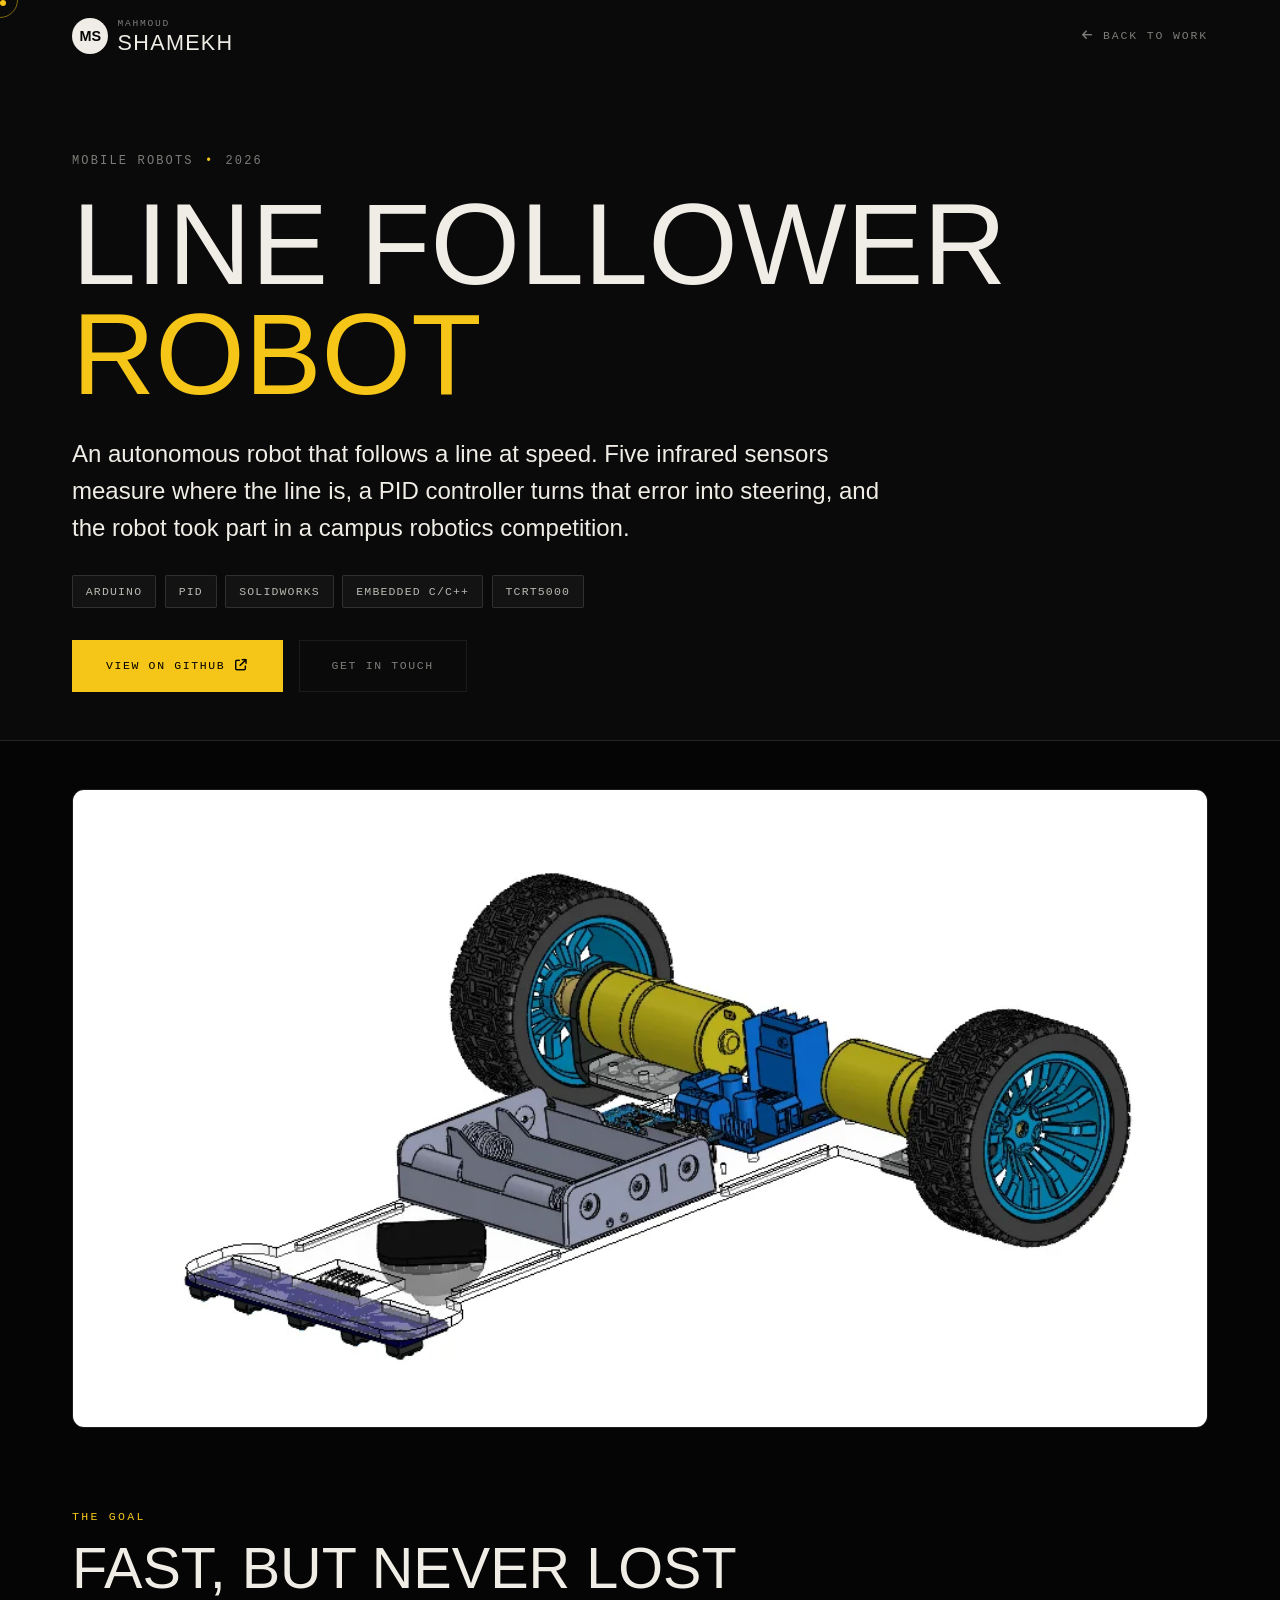
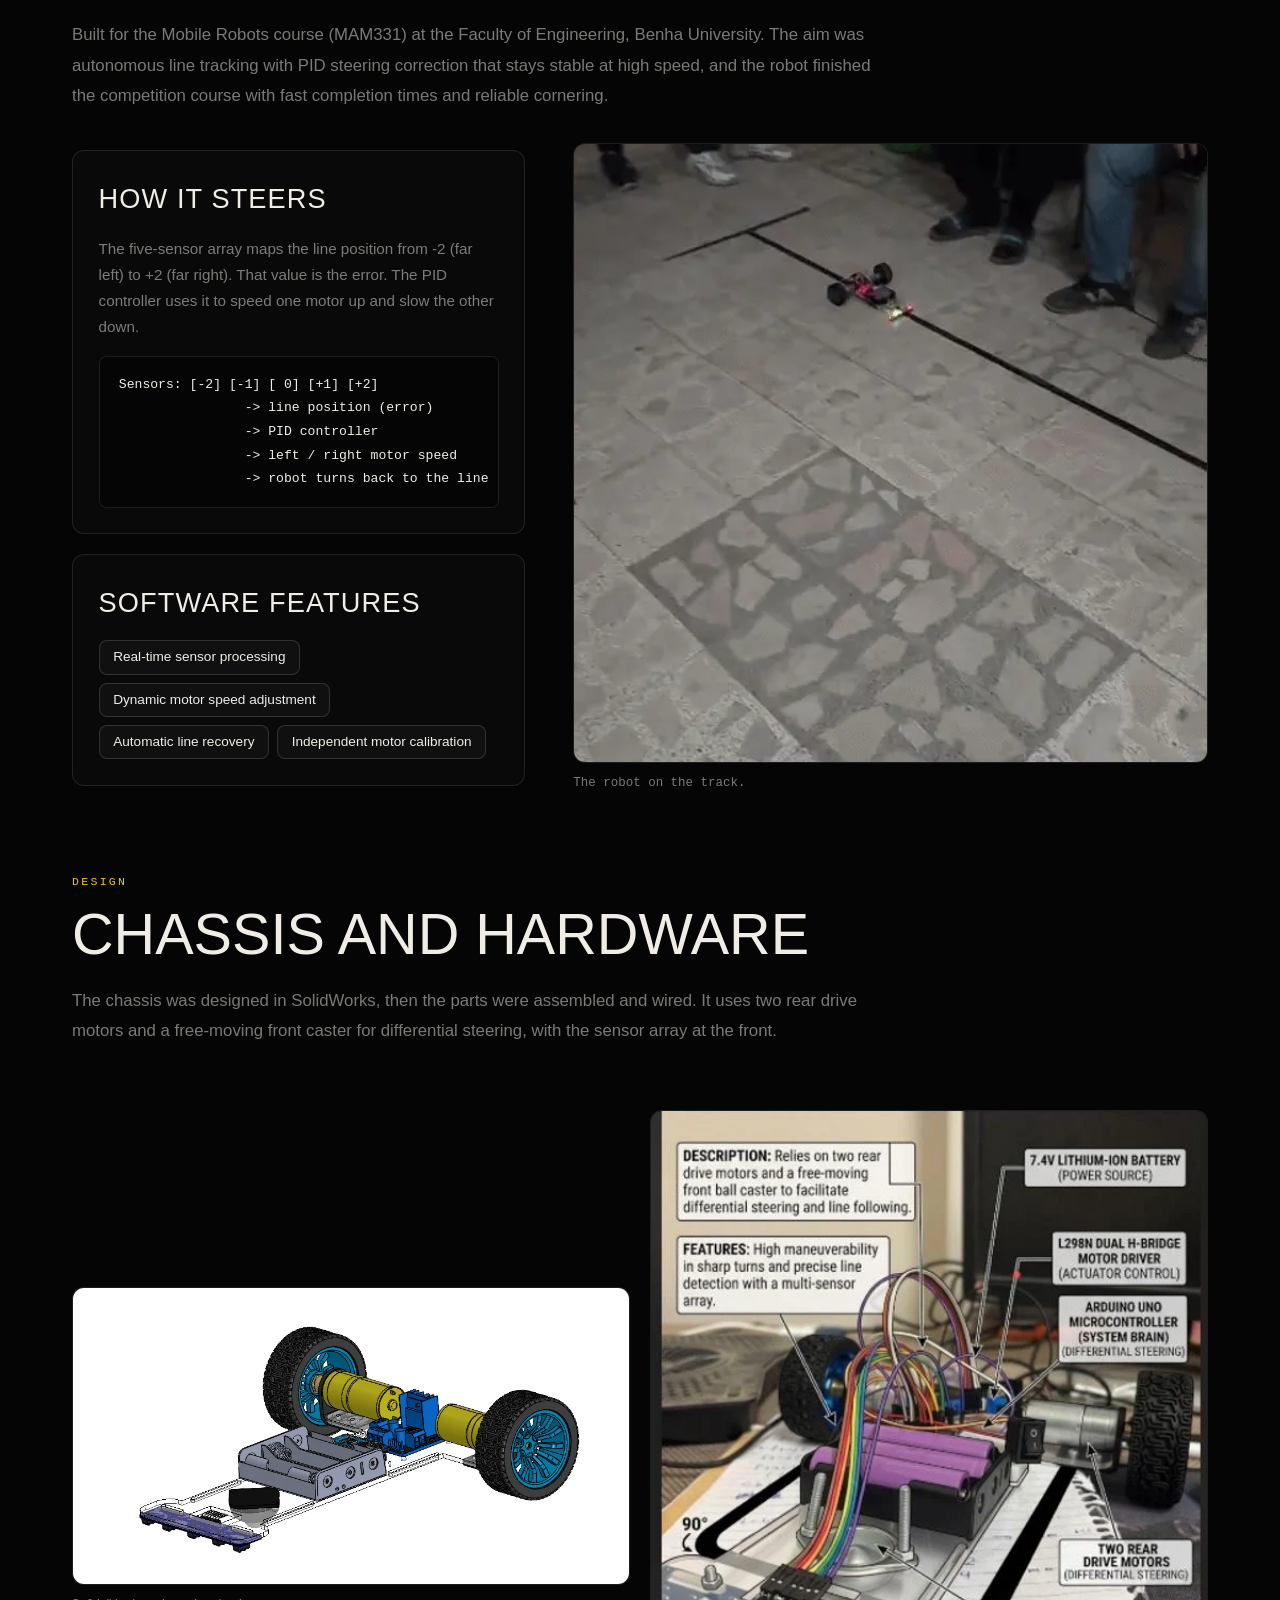
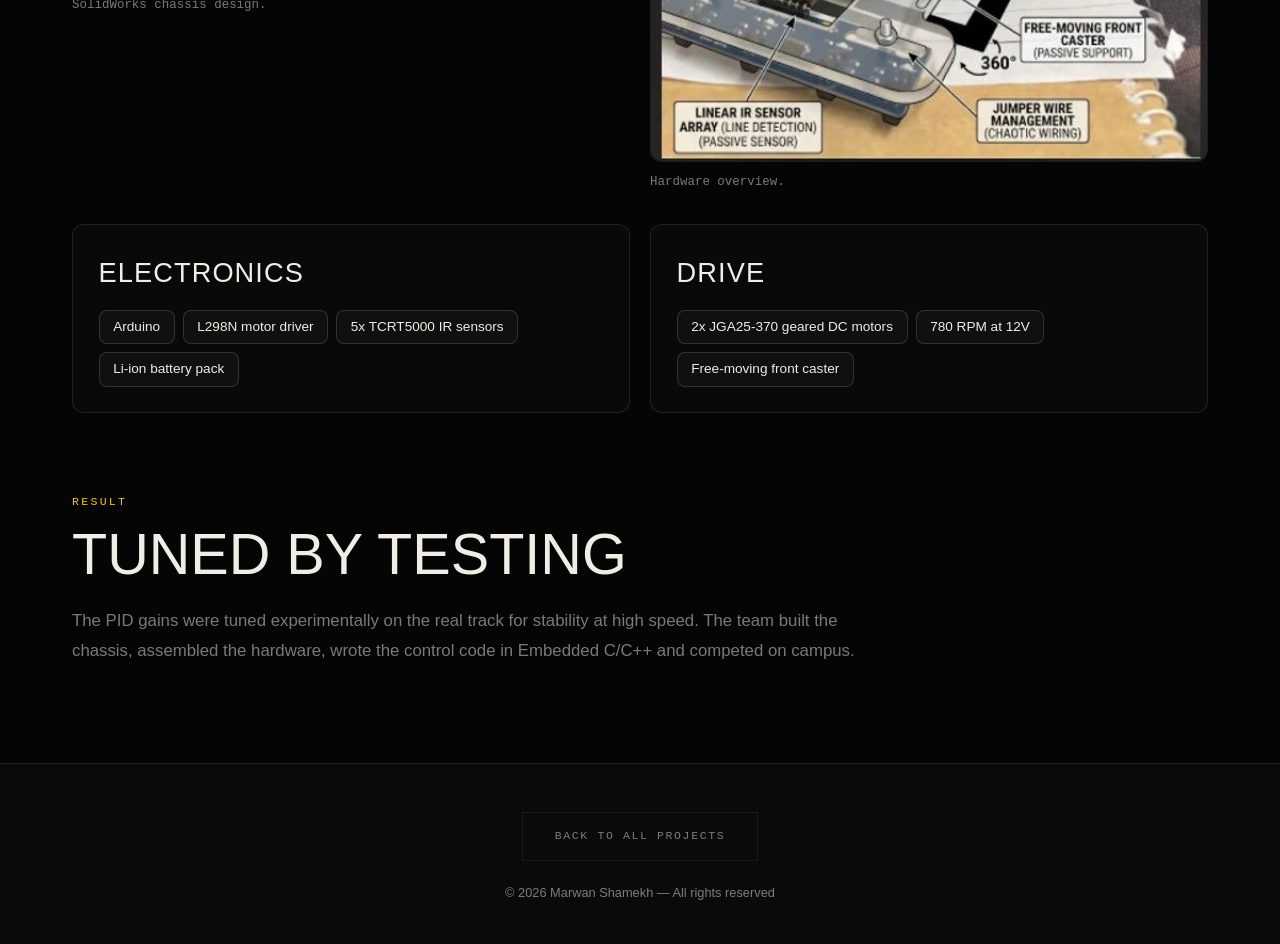
<file: projects/line-follower-robot.html>
<!DOCTYPE html>
<html lang="en" data-theme="dark">

<head>
  <meta charset="UTF-8" />
  <meta name="viewport" content="width=device-width, initial-scale=1.0" />
  <meta name="description"
    content="Line Follower Robot: an autonomous robot with a five-sensor IR array and PID steering, built for the Mobile Robots course and a campus robotics competition.">
  <meta name="theme-color" content="#0B0F19">
  <meta name="robots" content="index, follow">
  <meta name="author" content="Mahmoud Shamekh">
  <meta name="referrer" content="strict-origin-when-cross-origin">
  <meta http-equiv="Content-Security-Policy"
    content="default-src 'self'; script-src 'self'; style-src 'self' 'unsafe-inline' https://fonts.googleapis.com https://cdnjs.cloudflare.com; font-src 'self' https://fonts.gstatic.com https://cdnjs.cloudflare.com; img-src 'self' data:; connect-src 'self'; object-src 'none'; base-uri 'self'; form-action 'none'">
  <meta property="og:type" content="article">
  <meta property="og:title" content="Line Follower Robot | Mahmoud Shamekh">
  <meta property="og:description"
    content="An autonomous line follower with PID steering, designed in SolidWorks and tuned for high-speed stability.">
  <meta property="og:image" content="../assets/images/project(2).webp">
  <meta name="twitter:card" content="summary_large_image">
  <title>Line Follower Robot | Mahmoud Shamekh</title>

  <link rel="icon" type="image/png" sizes="32x32" href="../favicon-32.png">
  <link rel="icon" type="image/png" sizes="192x192" href="../favicon-192.png">
  <link rel="shortcut icon" href="../favicon.ico">
  <link rel="apple-touch-icon" href="../apple-touch-icon.png">
  <link rel="stylesheet" href="../css/base.css" />
  <link rel="stylesheet" href="../css/components.css" />
  <link rel="stylesheet" href="../css/home.css" />
  <link rel="stylesheet" href="../css/responsive.css" />
  <link rel="stylesheet" href="../css/project.css" />

  <link rel="preconnect" href="https://fonts.googleapis.com" />
  <link rel="preconnect" href="https://fonts.gstatic.com" crossorigin />
  <link
    href="https://fonts.googleapis.com/css2?family=Anton&family=Bebas+Neue&family=Space+Mono:ital,wght@0,400;0,700;1,400&family=DM+Sans:ital,opsz,wght@0,9..40,300;0,9..40,400;0,9..40,500;1,9..40,300&display=swap"
    rel="stylesheet" />
  <link rel="stylesheet" href="https://cdnjs.cloudflare.com/ajax/libs/font-awesome/6.7.2/css/all.min.css">
</head>

<body>

  <div class="cursor-dot" id="cursorDot"></div>
  <div class="cursor-ring" id="cursorRing"></div>

  <header class="pj-topbar">
    <div class="pj-topbar-inner">
      <a href="../index.html" class="nav-logo" aria-label="Back to home">
        <svg class="logo-img" viewBox="0 0 100 100" xmlns="http://www.w3.org/2000/svg">
          <circle cx="50" cy="50" r="50" fill="currentColor" />
          <text x="51" y="63" text-anchor="middle" font-family="Arial Black, sans-serif" font-size="40"
            font-weight="900" fill="var(--bg, #fff)">MS</text>
        </svg>
        <div class="logo-text">
          <span class="logo-first">MAHMOUD</span>
          <span class="logo-last">SHAMEKH</span>
        </div>
      </a>
      <a href="../index.html#projects" class="pj-back"><i class="fa-solid fa-arrow-left"></i> Back to work</a>
    </div>
  </header>

  <main>
    <section class="pj-hero">
      <div class="container">
        <div class="pj-meta"><span>Mobile Robots</span><span class="dot">&bull;</span><span>2026</span></div>
        <h1 class="pj-title">Line Follower <span>Robot</span></h1>
        <p class="pj-lead">
          An autonomous robot that follows a line at speed. Five infrared sensors measure where the line is, a PID
          controller turns that error into steering, and the robot took part in a campus robotics competition.
        </p>
        <div class="pj-tags">
          <span class="pj-tag">Arduino</span>
          <span class="pj-tag">PID</span>
          <span class="pj-tag">SolidWorks</span>
          <span class="pj-tag">Embedded C/C++</span>
          <span class="pj-tag">TCRT5000</span>
        </div>
        <div class="pj-actions">
          <a href="https://github.com/Shamekh21/Line-Follower-Robot-PID-Control" target="_blank"
            rel="noopener noreferrer" class="btn-primary">VIEW ON GITHUB <i
              class="fa-solid fa-arrow-up-right-from-square"></i></a>
          <a href="../index.html#contact" class="btn-ghost">GET IN TOUCH</a>
        </div>
      </div>
    </section>

    <section class="pj-cover">
      <div class="container">
        <img src="../assets/images/lf-cad.webp" alt="Line Follower Robot project overview" decoding="async" />
      </div>
    </section>

    <section class="pj-section">
      <div class="container">
        <div class="pj-label">The goal</div>
        <h2 class="pj-h2">Fast, but never lost</h2>
        <p class="pj-text">
          Built for the Mobile Robots course (MAM331) at the Faculty of Engineering, Benha University. The aim was
          autonomous line tracking with PID steering correction that stays stable at high speed, and the robot finished
          the competition course with fast completion times and reliable cornering.
        </p>
        <div class="pj-split">
          <div>
            <div class="pj-card">
              <h3>How it steers</h3>
              <p>The five-sensor array maps the line position from -2 (far left) to +2 (far right). That value is the
                error. The PID controller uses it to speed one motor up and slow the other down.</p>
              <div class="pj-code" style="margin-top:1rem">Sensors: [-2] [-1] [ 0] [+1] [+2]
                -> line position (error)
                -> PID controller
                -> left / right motor speed
                -> robot turns back to the line</div>
            </div>
            <div class="pj-card" style="margin-top:1.25rem">
              <h3>Software features</h3>
              <div class="pj-chips">
                <span class="pj-chip">Real-time sensor processing</span><span class="pj-chip">Dynamic motor speed
                  adjustment</span><span class="pj-chip">Automatic line recovery</span><span class="pj-chip">Independent
                  motor calibration</span>
              </div>
            </div>
          </div>
          <figure class="pj-fig dark">
            <video class="pj-video" src="../assets/video/line-follower-demo.mp4"
              poster="../assets/images/lf-demo-poster.webp" autoplay muted loop playsinline preload="metadata"
              aria-label="Line follower robot running on the track"></video>
            <figcaption>The robot on the track.</figcaption>
          </figure>
        </div>
      </div>
    </section>

    <section class="pj-section">
      <div class="container">
        <div class="pj-label">Design</div>
        <h2 class="pj-h2">Chassis and hardware</h2>
        <p class="pj-text">
          The chassis was designed in SolidWorks, then the parts were assembled and wired. It uses two rear drive motors
          and a free-moving front caster for differential steering, with the sensor array at the front.
        </p>
        <div class="pj-figs" style="margin-top:2rem">
          <figure class="pj-fig dark"><img src="../assets/images/lf-cad.webp" alt="SolidWorks model of the chassis"
              loading="lazy" decoding="async" />
            <figcaption>SolidWorks chassis design.</figcaption>
          </figure>
          <figure class="pj-fig dark"><img src="../assets/images/lf-hardware.webp" alt="Annotated hardware overview"
              loading="lazy" decoding="async" />
            <figcaption>Hardware overview.</figcaption>
          </figure>
        </div>
        <div class="pj-grid">
          <div class="pj-card">
            <h3>Electronics</h3>
            <div class="pj-chips">
              <span class="pj-chip">Arduino</span><span class="pj-chip">L298N motor driver</span><span
                class="pj-chip">5x TCRT5000 IR sensors</span><span class="pj-chip">Li-ion battery pack</span>
            </div>
          </div>
          <div class="pj-card">
            <h3>Drive</h3>
            <div class="pj-chips">
              <span class="pj-chip">2x JGA25-370 geared DC motors</span><span class="pj-chip">780 RPM at 12V</span><span
                class="pj-chip">Free-moving front caster</span>
            </div>
          </div>
        </div>
      </div>
    </section>

    <section class="pj-section">
      <div class="container">
        <div class="pj-label">Result</div>
        <h2 class="pj-h2">Tuned by testing</h2>
        <p class="pj-text">
          The PID gains were tuned experimentally on the real track for stability at high speed. The team built the
          chassis, assembled the hardware, wrote the control code in Embedded C/C++ and competed on campus.
        </p>
      </div>
    </section>
  </main>

  <footer class="pj-footer">
    <div class="container">
      <a href="../index.html#projects" class="btn-ghost">BACK TO ALL PROJECTS</a>
      <p>&copy; 2026 Marwan Shamekh &mdash; All rights reserved</p>
    </div>
  </footer>

  <script src="../js/app.js"></script>
</body>

</html>
</file>
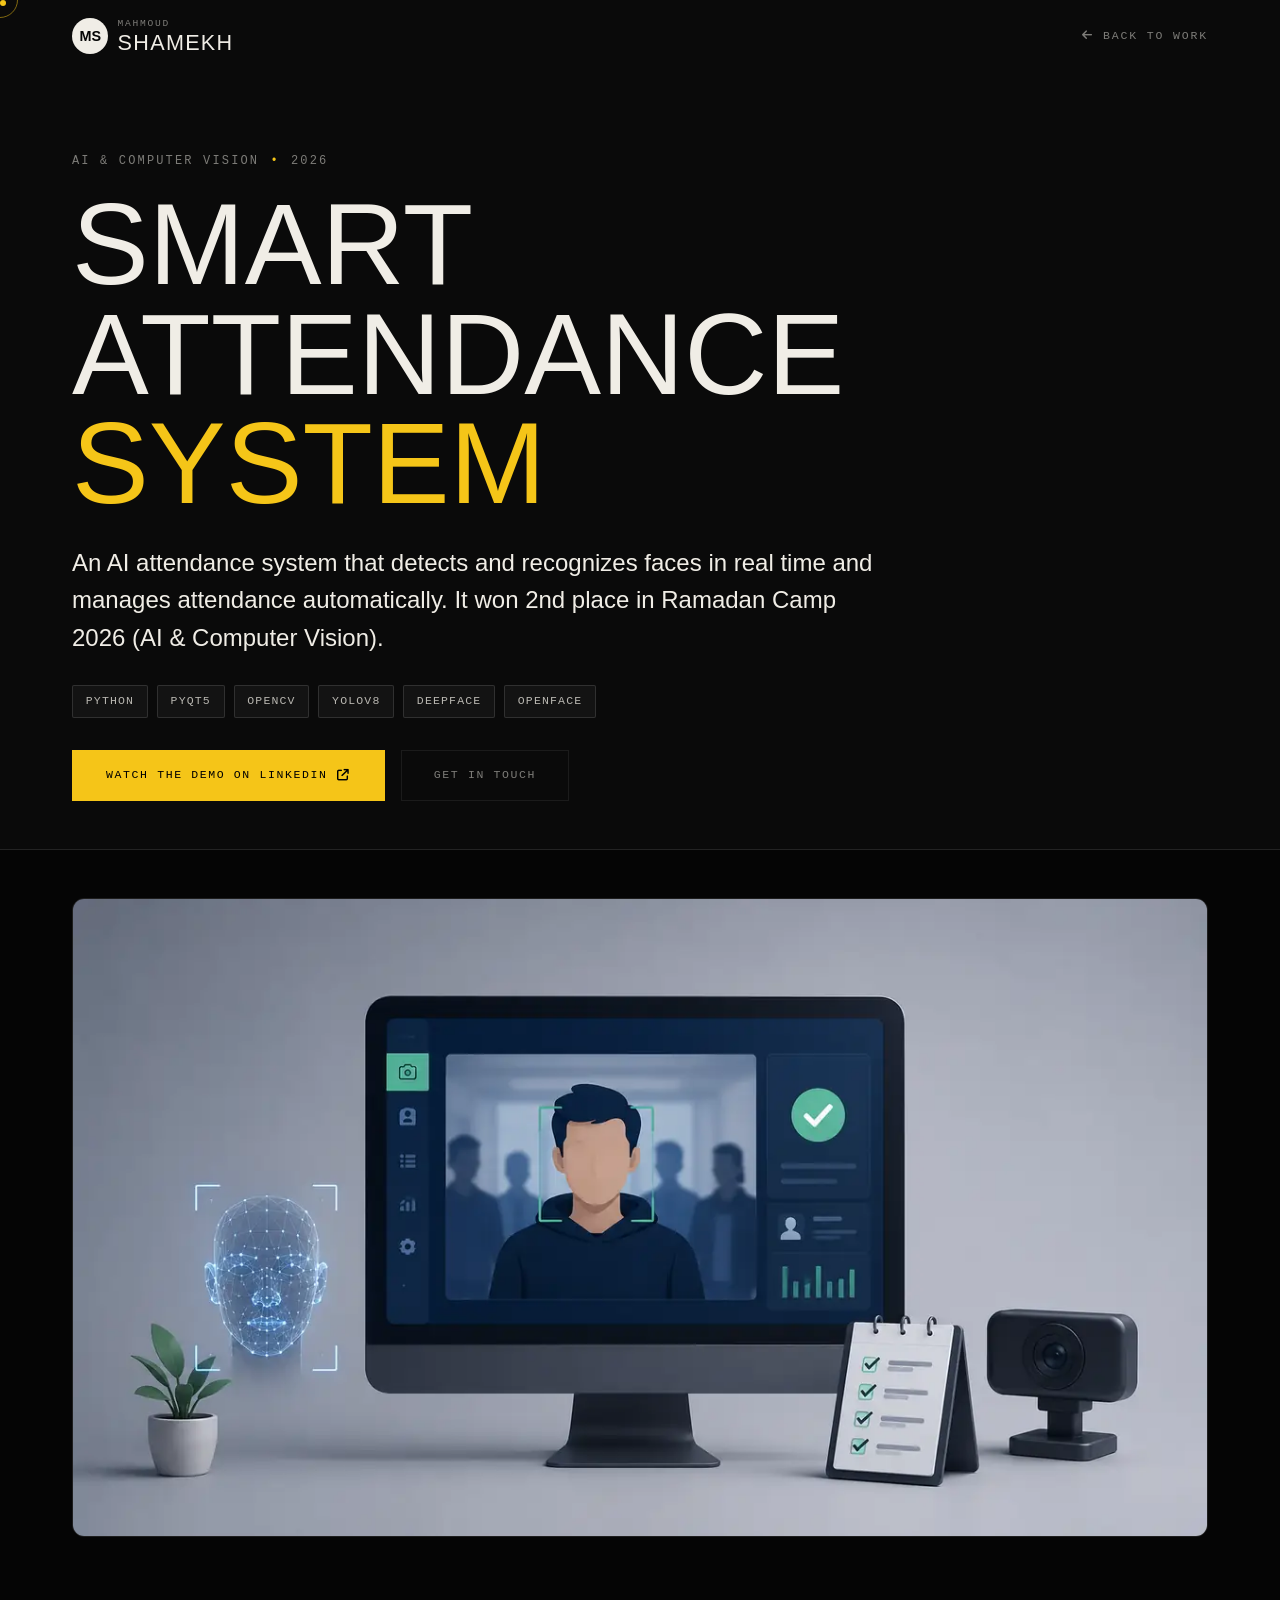
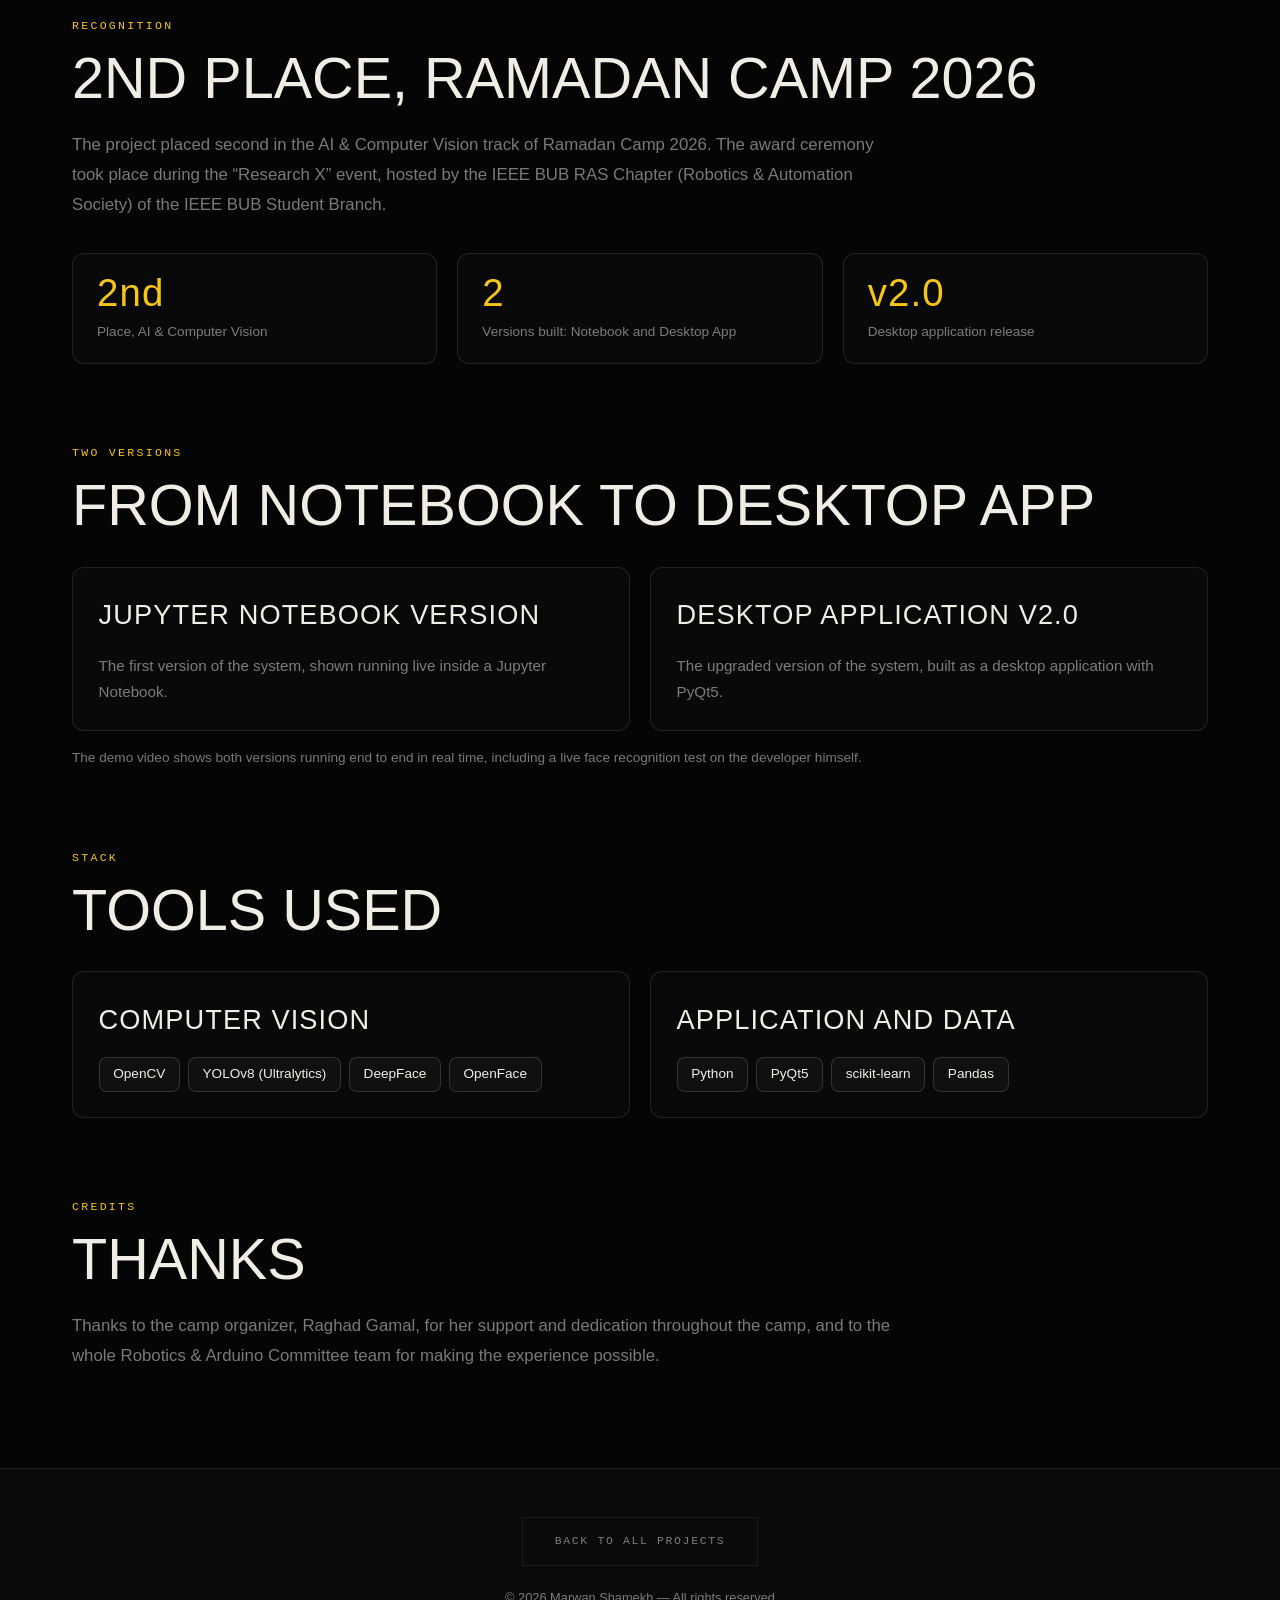
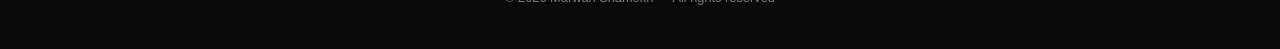
<file: projects/smart-attendance-system.html>
<!DOCTYPE html>
<html lang="en" data-theme="dark">

<head>
  <meta charset="UTF-8" />
  <meta name="viewport" content="width=device-width, initial-scale=1.0" />
  <meta name="description"
    content="Smart Attendance System: an AI attendance system with real-time face detection and recognition, built in Python. 2nd place at Ramadan Camp 2026 (AI and Computer Vision).">
  <meta name="theme-color" content="#0B0F19">
  <meta name="robots" content="index, follow">
  <meta name="author" content="Mahmoud Shamekh">
  <meta name="referrer" content="strict-origin-when-cross-origin">
  <meta http-equiv="Content-Security-Policy"
    content="default-src 'self'; script-src 'self'; style-src 'self' 'unsafe-inline' https://fonts.googleapis.com https://cdnjs.cloudflare.com; font-src 'self' https://fonts.gstatic.com https://cdnjs.cloudflare.com; img-src 'self' data:; connect-src 'self'; object-src 'none'; base-uri 'self'; form-action 'none'">
  <meta property="og:type" content="article">
  <meta property="og:title" content="Smart Attendance System | Mahmoud Shamekh">
  <meta property="og:description"
    content="Real-time face recognition attendance, from a Jupyter Notebook to a PyQt5 desktop app. 2nd place at Ramadan Camp 2026.">
  <meta property="og:image" content="../assets/images/project(3).webp">
  <meta name="twitter:card" content="summary_large_image">
  <title>Smart Attendance System | Mahmoud Shamekh</title>

  <link rel="icon" type="image/png" sizes="32x32" href="../favicon-32.png">
  <link rel="icon" type="image/png" sizes="192x192" href="../favicon-192.png">
  <link rel="shortcut icon" href="../favicon.ico">
  <link rel="apple-touch-icon" href="../apple-touch-icon.png">
  <link rel="stylesheet" href="../css/base.css" />
  <link rel="stylesheet" href="../css/components.css" />
  <link rel="stylesheet" href="../css/home.css" />
  <link rel="stylesheet" href="../css/responsive.css" />
  <link rel="stylesheet" href="../css/project.css" />

  <link rel="preconnect" href="https://fonts.googleapis.com" />
  <link rel="preconnect" href="https://fonts.gstatic.com" crossorigin />
  <link
    href="https://fonts.googleapis.com/css2?family=Anton&family=Bebas+Neue&family=Space+Mono:ital,wght@0,400;0,700;1,400&family=DM+Sans:ital,opsz,wght@0,9..40,300;0,9..40,400;0,9..40,500;1,9..40,300&display=swap"
    rel="stylesheet" />
  <link rel="stylesheet" href="https://cdnjs.cloudflare.com/ajax/libs/font-awesome/6.7.2/css/all.min.css">
</head>

<body>

  <div class="cursor-dot" id="cursorDot"></div>
  <div class="cursor-ring" id="cursorRing"></div>

  <header class="pj-topbar">
    <div class="pj-topbar-inner">
      <a href="../index.html" class="nav-logo" aria-label="Back to home">
        <svg class="logo-img" viewBox="0 0 100 100" xmlns="http://www.w3.org/2000/svg">
          <circle cx="50" cy="50" r="50" fill="currentColor" />
          <text x="51" y="63" text-anchor="middle" font-family="Arial Black, sans-serif" font-size="40"
            font-weight="900" fill="var(--bg, #fff)">MS</text>
        </svg>
        <div class="logo-text">
          <span class="logo-first">MAHMOUD</span>
          <span class="logo-last">SHAMEKH</span>
        </div>
      </a>
      <a href="../index.html#projects" class="pj-back"><i class="fa-solid fa-arrow-left"></i> Back to work</a>
    </div>
  </header>

  <main>
    <section class="pj-hero">
      <div class="container">
        <div class="pj-meta"><span>AI &amp; Computer Vision</span><span class="dot">&bull;</span><span>2026</span></div>
        <h1 class="pj-title">Smart Attendance <span>System</span></h1>
        <p class="pj-lead">
          An AI attendance system that detects and recognizes faces in real time and manages attendance automatically.
          It won 2nd place in Ramadan Camp 2026 (AI &amp; Computer Vision).
        </p>
        <div class="pj-tags">
          <span class="pj-tag">Python</span>
          <span class="pj-tag">PyQt5</span>
          <span class="pj-tag">OpenCV</span>
          <span class="pj-tag">YOLOv8</span>
          <span class="pj-tag">DeepFace</span>
          <span class="pj-tag">OpenFace</span>
        </div>
        <div class="pj-actions">
          <a href="https://www.linkedin.com/feed/update/urn:li:activity:7460744226855845888/" target="_blank"
            rel="noopener noreferrer" class="btn-primary">WATCH THE DEMO ON LINKEDIN <i
              class="fa-solid fa-arrow-up-right-from-square"></i></a>
          <a href="../index.html#contact" class="btn-ghost">GET IN TOUCH</a>
        </div>
      </div>
    </section>

    <section class="pj-cover">
      <div class="container">
        <img src="../assets/images/project(3).webp" alt="Smart Attendance System project overview" decoding="async" />
      </div>
    </section>

    <section class="pj-section">
      <div class="container">
        <div class="pj-label">Recognition</div>
        <h2 class="pj-h2">2nd place, Ramadan Camp 2026</h2>
        <p class="pj-text">
          The project placed second in the AI &amp; Computer Vision track of Ramadan Camp 2026. The award ceremony took
          place during the &ldquo;Research X&rdquo; event, hosted by the IEEE BUB RAS Chapter (Robotics &amp; Automation
          Society) of the IEEE BUB Student Branch.
        </p>
        <div class="pj-stat">
          <div><b>2nd</b><span>Place, AI &amp; Computer Vision</span></div>
          <div><b>2</b><span>Versions built: Notebook and Desktop App</span></div>
          <div><b>v2.0</b><span>Desktop application release</span></div>
        </div>
      </div>
    </section>

    <section class="pj-section">
      <div class="container">
        <div class="pj-label">Two versions</div>
        <h2 class="pj-h2">From notebook to desktop app</h2>
        <div class="pj-grid">
          <div class="pj-card">
            <h3>Jupyter Notebook version</h3>
            <p>The first version of the system, shown running live inside a Jupyter Notebook.</p>
          </div>
          <div class="pj-card">
            <h3>Desktop application v2.0</h3>
            <p>The upgraded version of the system, built as a desktop application with PyQt5.</p>
          </div>
        </div>
        <p class="pj-note">
          The demo video shows both versions running end to end in real time, including a live face recognition test on
          the developer himself.
        </p>
      </div>
    </section>

    <section class="pj-section">
      <div class="container">
        <div class="pj-label">Stack</div>
        <h2 class="pj-h2">Tools used</h2>
        <div class="pj-grid">
          <div class="pj-card">
            <h3>Computer vision</h3>
            <div class="pj-chips">
              <span class="pj-chip">OpenCV</span><span class="pj-chip">YOLOv8 (Ultralytics)</span><span
                class="pj-chip">DeepFace</span><span class="pj-chip">OpenFace</span>
            </div>
          </div>
          <div class="pj-card">
            <h3>Application and data</h3>
            <div class="pj-chips">
              <span class="pj-chip">Python</span><span class="pj-chip">PyQt5</span><span
                class="pj-chip">scikit-learn</span><span class="pj-chip">Pandas</span>
            </div>
          </div>
        </div>
      </div>
    </section>

    <section class="pj-section">
      <div class="container">
        <div class="pj-label">Credits</div>
        <h2 class="pj-h2">Thanks</h2>
        <p class="pj-text">
          Thanks to the camp organizer, Raghad Gamal, for her support and dedication throughout the camp, and to the
          whole Robotics &amp; Arduino Committee team for making the experience possible.
        </p>
      </div>
    </section>
  </main>

  <footer class="pj-footer">
    <div class="container">
      <a href="../index.html#projects" class="btn-ghost">BACK TO ALL PROJECTS</a>
      <p>&copy; 2026 Marwan Shamekh &mdash; All rights reserved</p>
    </div>
  </footer>

  <script src="../js/app.js"></script>
</body>

</html>
</file>
<file: css/base.css>
/* ── CSS Variables ── */
:root {
  --bg: #050505;
  --bg2: #0d0d0d;
  --bg3: #141414;
  --surface: #1a1a1a;
  --border: rgba(255, 255, 255, 0.07);
  --accent: #f5c518;
  --accent2: #ff4d1c;
  --accent3: #00c9ff;
  --text: #f0ede6;
  --text-dim: rgba(240, 237, 230, 0.5);
  --text-faint: rgba(240, 237, 230, 0.18);
  --glass-bg: rgba(5, 5, 5, 0.7);
  --glass-border: rgba(255, 255, 255, 0.08);
  --font-display: 'Bebas Neue', sans-serif;
  --font-mono: 'Space Mono', monospace;
  --font-body: 'DM Sans', sans-serif;
  --nav-h: 72px;
  --tr: 0.35s cubic-bezier(0.4, 0, 0.2, 1);
  --marquee-bg: #000000;
  --marquee-text: #f5c518;
  --marquee-diamond: #ffffff;
  /* Project variables */
  --project-row-border: rgba(255, 255, 255, 0.08);
  --project-row-hover-border: rgba(245, 197, 24, 0.35);
  --project-row-hover-bg: rgba(255, 255, 255, 0.02);
  --project-tag-bg: rgba(255, 255, 255, 0.04);
  --project-tag-border: rgba(255, 255, 255, 0.12);
  --project-tag-text: rgba(240, 237, 230, 0.75);
  --project-tag-hover-bg: rgba(245, 197, 24, 0.12);
  --project-tag-hover-border: rgba(245, 197, 24, 0.4);
  --project-preview-shadow: rgba(0, 0, 0, 0.65);
  --project-preview-border: rgba(255, 255, 255, 0.12);
}

/* ── Reset ── */
*,
*::before,
*::after {
  box-sizing: border-box;
  margin: 0;
  padding: 0;
}

html {
  scroll-behavior: smooth;
  scrollbar-width: thin;
  scrollbar-color: var(--accent) var(--bg2);
}

/* Text stays selectable/copyable; only UI chrome and media are not */
img,
button,
nav,
.nav-overlay,
.cursor-dot,
.cursor-ring,
.loader,
.hero-portrait {
  -webkit-user-select: none;
  -moz-user-select: none;
  user-select: none;
}

img {
  -webkit-user-drag: none;
}

::-webkit-scrollbar {
  width: 3px;
}

::-webkit-scrollbar-track {
  background: var(--bg2);
}

::-webkit-scrollbar-thumb {
  background: var(--accent);
}

::selection {
  background: var(--surface);
}

body {
  background: var(--bg);
  color: var(--text);
  font-family: var(--font-body);
  font-size: 16px;
  line-height: 1.6;
  overflow-x: hidden;
  cursor: none;
}

a {
  color: inherit;
  text-decoration: none;
}

button , a {
  cursor: none;
}

ul {
  list-style: none;
}

img {
  max-width: 100%;
  display: block;
}

.container {
  max-width: 1200px;
  margin: 0 auto;
  padding: 0 2rem;
}

/* Section commons */

.section-title-lg {
  font-family: var(--font-display);
  font-size: clamp(3rem, 6vw, 6rem);
  line-height: 0.9;
  letter-spacing: 0.02em;
  color: var(--text);
}

.section-title-xl {
  font-family: var(--font-display);
  font-size: clamp(3.5rem, 8vw, 8rem);
  line-height: 0.85;
  letter-spacing: 0.01em;
  color: var(--text);
}

.section-header {
  display: flex;
  justify-content: space-between;
  align-items: flex-end;
  margin-bottom: 4rem;
  border-bottom: 1px solid var(--border);
  padding-bottom: 1.5rem;
}

/* Reduced motion */
@media (prefers-reduced-motion: reduce) {
  *,
  *::before,
  *::after {
    animation-duration: 0.01ms !important;
    animation-iteration-count: 1 !important;
    transition-duration: 0.01ms !important;
    scroll-behavior: auto !important;
  }

  .reveal,
  .intro-top-label,
  .intro-title-line {
    will-change: auto;
    opacity: 1 !important;
    transform: none !important;
  }

  .slider-track,
  .intro-badge-svg {
    animation: none !important;
  }
}
</file>
<file: css/components.css>
/* LOADER */
.loader {
  position: fixed;
  inset: 0;
  z-index: 9999;
  background: var(--bg);
  display: flex;
  align-items: center;
  justify-content: center;
  transition: opacity 0.6s ease, visibility 0.6s ease;
}

.loader.done {
  opacity: 0;
  visibility: hidden;
  pointer-events: none;
}

.loader-inner {
  width: min(400px, 80vw);
  display: flex;
  flex-direction: column;
  gap: 1.5rem;
}

.loader-bar {
  height: 2px;
  background: var(--border);
  position: relative;
  overflow: hidden;
}

.loader-fill {
  height: 100%;
  background: var(--accent);
  width: 0%;
  transition: width 0.1s ease;
  box-shadow: 0 0 20px var(--accent);
}

.loader-text {
  display: flex;
  justify-content: center;
  align-items: center;
}


.loader-pct {
  font-family: var(--font-mono);
  font-size: 0.75rem;
  color: var(--accent);
  letter-spacing: 0.1em;
}

/* CUSTOM CURSOR */
.cursor-dot {
  width: 6px;
  height: 6px;
  background: var(--accent);
  border-radius: 50%;
  position: fixed;
  top: 0;
  left: 0;
  z-index: 9998;
  pointer-events: none;
  will-change: transform;
}

.cursor-ring {
  width: 36px;
  height: 36px;
  border: 1px solid rgba(245, 197, 24, 0.5);
  border-radius: 50%;
  position: fixed;
  top: 0;
  left: 0;
  z-index: 9997;
  pointer-events: none;
  will-change: transform;
  transition: width 0.3s ease, height 0.3s ease, border-color 0.3s ease;
}

body:has(a:hover) .cursor-ring,
body:has(button:hover) .cursor-ring {
  width: 56px;
  height: 56px;
  border-color: var(--accent);
}


#navbar {
  position: fixed;
  top: 0;
  left: 0;
  right: 0;
  z-index: 1000;
  height: var(--nav-h);
  background: transparent;
  transition: all 0.4s cubic-bezier(0.4, 0, 0.2, 1);
}

#navbar.scrolled {
  background: var(--glass-bg);
  backdrop-filter: blur(24px) saturate(1.6);
  -webkit-backdrop-filter: blur(24px) saturate(1.6);
  border-bottom: 1px solid var(--glass-border);
  box-shadow: 0 8px 40px rgba(0, 0, 0, 0.4);
  height: 60px;
}

#navbar.floating {
  top: 12px;
  left: 16px;
  right: 16px;
  border-radius: 16px;
  border: 1px solid var(--glass-border);
  box-shadow: 0 8px 32px rgba(0, 0, 0, 0.35), 0 2px 8px rgba(0, 0, 0, 0.2);
}

#navbar.hide {
  transform: translateY(-110%);
}

/* Hamburger (visible on projects page desktop + all mobile) */
.hamburger {
  width: 60px;
  height: 60px;
  border: none;
  background: transparent;
  border-radius: 50%;
  cursor: pointer;
  position: relative;
  display: grid;
  place-items: center;
  transition: background-color .35s ease, box-shadow .35s ease,
    opacity .3s ease, transform .35s ease;
  pointer-events: auto;
  padding: 0;
}

.hamburger span {
  position: absolute;
  height: 3px;
  width: 36px;
  background: #fff;
  border-radius: 999px;
  transition: width .3s ease, background-color .35s ease, transform .3s ease;
}

.hamburger span:first-child {
  transform: translateY(-6px);
}

.hamburger span:last-child {
  transform: translateY(6px);
}

.hamburger:hover span {
  width: 46px;
}

body.menu-open .hamburger {
  opacity: 0;
  pointer-events: none;
  transform: scale(0.85);
}

/*
   MOBILE NAV OVERLAY  (shared)
 */
.nav-overlay {
  position: fixed;
  inset: 0;
  z-index: 3000;
  pointer-events: none;
}

.nav-overlay.open {
  pointer-events: auto;
}

.nav-backdrop {
  position: absolute;
  inset: 0;
  background: rgba(0, 0, 0, 0.62);
  opacity: 0;
  transition: opacity 0.4s ease;
  backdrop-filter: blur(8px);
  -webkit-backdrop-filter: blur(8px);
}

.nav-overlay.open .nav-backdrop {
  opacity: 1;
}

.nav-panel {
  position: absolute;
  top: 0;
  right: 0;
  bottom: 0;
  width: min(580px, 88vw);
  min-width: 280px;
  background: #1f1f1f;
  transform: translateX(100%);
  transition: transform 0.45s cubic-bezier(.4, 0, .2, 1);
  display: flex;
  flex-direction: column;
  padding: 112px 32px 48px;
  overflow-y: auto;
}

.nav-overlay.open .nav-panel {
  transform: translateX(0);
}

.nav-close {
  position: fixed;
  top: 24px;
  right: 24px;
  width: 64px;
  height: 64px;
  border-radius: 50%;
  background: var(--accent);
  border: none;
  cursor: pointer;
  display: grid;
  place-items: center;
  z-index: 4000;
  opacity: 0;
  transform: scale(0.7);
  transition: opacity .35s ease .15s, transform .35s ease .15s;
  pointer-events: none;
  color: #000;
  box-shadow: 0 12px 30px rgba(245, 197, 24, 0.25);
}

.nav-overlay.open .nav-close {
  opacity: 1;
  transform: scale(1);
  pointer-events: auto;
}

.nav-section-label,
.nav-socials-label {
  font-family: var(--font-mono);
  font-size: 11px;
  letter-spacing: .18em;
  text-transform: uppercase;
  color: rgba(240, 237, 230, .28);
}

.nav-section-label {
  margin-bottom: 34px;
}

.nav-socials-label {
  margin-bottom: 22px;
  margin-top: 24px;
}

.nav-panel-links {
  list-style: none;
  margin: 0 0 42px;
  padding: 0;
}

.nav-panel-links li {
  overflow: hidden;
}

.nav-panel-links a {
  display: block;
  font-size: clamp(30px, min(8vw, 8.5vh), 64px);
  font-weight: 300;
  color: var(--text);
  line-height: 1.06;
  letter-spacing: -0.03em;
  transform: translateY(44px);
  opacity: 0;
  transition: color .25s ease,
    transform .45s cubic-bezier(.4, 0, .2, 1),
    opacity .45s ease;
}

.nav-overlay.open .nav-panel-links a {
  transform: translateY(0);
  opacity: 1;
}

.nav-overlay.open .nav-panel-links li:nth-child(1) a {
  transition-delay: .10s;
}

.nav-overlay.open .nav-panel-links li:nth-child(2) a {
  transition-delay: .16s;
}

.nav-overlay.open .nav-panel-links li:nth-child(3) a {
  transition-delay: .22s;
}

.nav-overlay.open .nav-panel-links li:nth-child(4) a {
  transition-delay: .28s;
}

.nav-overlay.open .nav-panel-links li:nth-child(5) a {
  transition-delay: .34s;
}

.nav-overlay.open .nav-panel-links li:nth-child(6) a {
  transition-delay: .40s;
}

.nav-overlay.open .nav-panel-links li:nth-child(7) a {
  transition-delay: .46s;
}

.nav-panel-links a:hover,
.nav-panel-links a.active {
  color: var(--accent);
}

.nav-socials {
  display: flex;
  gap: 26px;
  flex-wrap: wrap;
}

.nav-socials a {
  font-size: 15px;
  color: rgba(240, 237, 230, .85);
  transition: color .25s ease;
}

.nav-socials a:hover {
  color: var(--accent);
}

/* Scroll reveal */
/* Scroll reveal animation removed: content is visible immediately */
.reveal {
  opacity: 1;
  transform: none;
}

.delay-1 {
  transition-delay: 0.1s !important;
}

.delay-2 {
  transition-delay: 0.2s !important;
}

.delay-3 {
  transition-delay: 0.35s !important;
}

.delay-4 {
  transition-delay: 0.5s !important;
}

/* Footer (shared) */
    .footer {
      background: var(--bg);
      color: var(--text);
      font-family: var(--font-body);
      overflow: hidden;
      position: relative;
    }
 
    /* thin top rule */
    .footer-rule {
      width: 100%;
      height: 1px;
      background: var(--border);
    }
 
    /* ── grid body ── */
    .footer-body {
      padding: 3.5rem 0 1.5rem;
    }
 
    .footer-grid {
      display: grid;
      grid-template-columns: 1.6fr 1fr 0.8fr;
      gap: 3rem;
      align-items: start;
    }
 
    /* ── column labels ── */
    .footer-col-label {
      font-family: var(--font-mono);
      font-size: 0.65rem;
      letter-spacing: 0.18em;
      color: var(--text-dim);
      text-transform: uppercase;
      margin-bottom: 1.25rem;
    }
 
    /* ── GET IN TOUCH ── */
    .footer-email-row {
      display: flex;
      align-items: center;
      gap: 0.75rem;
      margin-bottom: 0.9rem;
    }
 
    .footer-avatar {
      width: 36px;
      height: 36px;
      border-radius: 50%;
      overflow: hidden;
      border: 1.5px solid var(--border);
      flex-shrink: 0;
    }
 
    .footer-avatar img {
      width: 100%;
      height: 100%;
      object-fit: cover;
    }
 
    .footer-email-link {
      font-family: var(--font-mono);
      font-size: 0.78rem;
      color: var(--text);
      word-break: break-all;
      transition: opacity var(--tr);
    }
 
    .footer-email-link:hover { opacity: 0.7; }
 
    .footer-tagline {
      font-size: 0.8rem;
      color: var(--text-dim);
      line-height: 1.55;
      max-width: 320px;
    }
 
    /* ── NAVIGATION ── */
    .footer-nav-list {
      display: flex;
      flex-direction: column;
      gap: 0.55rem;
    }
 
    .footer-nav-list a {
      font-size: 0.82rem;
      color: var(--text-dim);
      display: flex;
      align-items: center;
      gap: 0.5rem;
      transition: color var(--tr);
    }
 
    .footer-nav-list a:hover { color: var(--text); }
 
    .footer-nav-dash {
      color: var(--text-faint);
      font-family: var(--font-mono);
      font-size: 0.7rem;
      letter-spacing: -0.08em;
    }
 
    /* ── CONNECT / socials ── */
    .footer-socials {
      display: flex;
      gap: 0.65rem;
      flex-wrap: wrap;
    }
 
    .footer-social-btn {
      width: 36px;
      height: 36px;
      border-radius: 50%;
      border: 1px solid var(--border);
      display: flex;
      align-items: center;
      justify-content: center;
      font-size: 0.85rem;
      color: var(--text-dim);
      transition: border-color var(--tr), color var(--tr), background var(--tr);
    }
 
    .footer-social-btn:hover {
      border-color: var(--accent);
      color: var(--accent);
      background: rgba(245, 197, 24, 0.06);
    }
 
    /* ── BIG WORDMARK ── */
    .footer-wordmark {
      text-align: center;
      font-family: var(--font-display);
      font-size: clamp(5rem, 14vw, 13rem);
      letter-spacing: -0.01em;
      line-height: 1;
      color: transparent;
      -webkit-text-stroke: 1.5px rgba(255,255,255,0.10);
      user-select: none;
      padding: 1rem 0 0;
      position: relative;
    }
 
    .footer-tm {
      font-family: var(--font-body);
      font-size: 0.18em;
      vertical-align: super;
      color: rgba(255,255,255,0.12);
      -webkit-text-stroke: 0;
      letter-spacing: 0;
    }
 
    /* ── copyright bar ── */
    .footer-bottom {
      text-align: center;
      padding: 1rem 0 0.5rem;
      font-size: 0.78rem;
      color: var(--text-dim);
      font-family: var(--font-mono);
    }
 
    .footer-bottom-link {
      color: var(--accent);
      transition: opacity var(--tr);
    }
 
    .footer-bottom-link:hover { opacity: 0.7; }
</file>
<file: css/home.css>
.nav-inner {
  max-width: 1200px;
  margin: 0 auto;
  padding: 0 2rem;
  height: 100%;
  display: flex;
  align-items: center;
  justify-content: space-between;
  gap: 2rem;
}

.nav-logo {
  display: flex;
  align-items: center;
  gap: 0.6rem;
}

.logo-img {
  width: 36px;
  height: 36px;
  color: var(--text);
  flex-shrink: 0;
}

.logo-text {
  display: flex;
  flex-direction: column;
  line-height: 1;
}

.logo-first {
  font-family: var(--font-mono);
  font-size: 0.6rem;
  letter-spacing: 0.18em;
  margin-bottom: 3px;
  color: var(--text-dim);
}

.logo-last {
  font-family: var(--font-display);
  font-size: 1.35rem;
  letter-spacing: 0.06em;
  color: var(--text);
}

.intro-section {
  position: relative;
  width: 100%;
  height: 100vh;
  height: 100dvh;
  min-height: 620px;
  background-color: #0a0a0a;
  border-bottom: 1px solid rgba(255, 255, 255, 0.1);
  display: flex;
  flex-direction: column;
  align-items: center;
  justify-content: flex-start;
  overflow: hidden;
  z-index: 2;
  will-change: transform, opacity;
}

.intro-section::before {
  content: '';
  position: absolute;
  inset: 0;
  background-image: radial-gradient(rgba(240, 237, 230, 0.1) 1px, transparent 1px);
  background-size: 28px 28px;
  -webkit-mask-image: radial-gradient(ellipse at 50% 42%, #000 15%, transparent 72%);
  mask-image: radial-gradient(ellipse at 50% 42%, #000 15%, transparent 72%);
  pointer-events: none;
  z-index: 0;
}

.intro-container {
  position: relative;
  z-index: 2;
  display: flex;
  flex-direction: column;
  align-items: center;
  text-align: center;
  width: 100%;
  max-width: 96vw;
  padding: calc(var(--nav-h) + 8vh) 1.5rem 0;
  user-select: none;
}

/* Top Label */
.intro-top-label {
  font-family: var(--font-mono, 'Space Mono', monospace);
  font-size: clamp(0.65rem, 1.1vw, 0.85rem);
  font-weight: 400;
  letter-spacing: 0.28em;
  color: rgba(240, 237, 230, 0.6);
  text-transform: uppercase;
  margin-bottom: clamp(0.8rem, 2.4vh, 1.8rem);
}

/* Main Title */
.intro-title-wrapper {
  width: 100%;
  padding: 0.05em 0;
}

.intro-title {
  display: flex;
  flex-direction: column;
  align-items: center;
  justify-content: center;
  width: 100%;
  margin: 0;
  padding: 0;
}

.intro-title-line {
  display: block;
  font-family: 'Anton', 'Bebas Neue', var(--font-display), sans-serif;
  font-size: clamp(4rem, min(13.5vw, 25vh), 14rem);
  font-weight: 900;
  line-height: 0.9;
  text-transform: uppercase;
  letter-spacing: -0.01em;
  width: 100%;
  margin: 0;
  text-align: center;
  white-space: nowrap;
}

.intro-title-fill {
  color: var(--accent);
}

.intro-title-outline {
  color: transparent;
  -webkit-text-stroke: 1.5px var(--accent);
  letter-spacing: 0.02em;
}

/* Portrait cutout: overlaps the outlined line */
.hero-portrait {
  position: absolute;
  left: 0;
  right: 0;
  margin: 0 auto;
  bottom: 0;
  height: min(52vh, 620px);
  aspect-ratio: 840 / 870;
  z-index: 3;
  pointer-events: none;
  -webkit-mask-image: linear-gradient(to bottom, #000 0%, #000 62%, transparent 98%);
  mask-image: linear-gradient(to bottom, #000 0%, #000 62%, transparent 98%);
  will-change: transform, opacity;
}

.hero-portrait img {
  width: 100%;
  height: 100%;
  object-fit: contain;
  object-position: bottom center;
  filter: grayscale(1) brightness(0.78) contrast(1.15);
}

/* Bottom-left bio */
.hero-bio {
  position: absolute;
  left: max(2rem, calc((100vw - 1200px) / 2 + 2rem));
  bottom: 3rem;
  max-width: 300px;
  z-index: 4;
  text-align: left;
}

.hero-bio-lead {
  font-family: var(--font-display);
  font-size: clamp(1.4rem, 2vw, 1.9rem);
  letter-spacing: 0.04em;
  color: var(--text);
  line-height: 1.05;
  margin-bottom: 0.6rem;
}

.hero-bio-text {
  font-size: 0.85rem;
  line-height: 1.6;
  color: var(--text-dim);
}

/* CTA buttons: centered over the portrait fade */
.hero-cta {
  position: absolute;
  left: 0;
  right: 0;
  margin: 0 auto;
  width: max-content;
  bottom: 2.5rem;
  display: flex;
  gap: 1rem;
  z-index: 5;
  white-space: nowrap;
}

.hero-cta .btn-ghost {
  color: var(--text);
  background: rgba(5, 5, 5, 0.6);
  backdrop-filter: blur(6px);
}

/* Rotating Circle Badge */
.intro-badge {
  position: absolute;
  bottom: 3rem;
  right: 3rem;
  width: 150px;
  height: 150px;
  display: flex;
  align-items: center;
  justify-content: center;
  z-index: 5;
  cursor: pointer;
  transition: transform 0.4s cubic-bezier(0.25, 1, 0.5, 1), filter 0.4s ease;
  pointer-events: auto;
}

.intro-badge-svg {
  width: 100%;
  height: 100%;
  animation: introSpin 18s linear infinite;
  transform-origin: center center;
}

@keyframes introSpin {
  from {
    transform: rotate(0deg);
  }

  to {
    transform: rotate(360deg);
  }
}

.intro-badge:hover {
  transform: scale(1.12);
  filter: drop-shadow(0 0 16px rgba(255, 255, 255, 0.45));
  cursor: none;
}


.btn-primary {
  display: inline-flex;
  align-items: center;
  gap: 0.6rem;
  font-family: var(--font-mono);
  font-size: 0.72rem;
  letter-spacing: 0.14em;
  text-transform: uppercase;
  color: #000;
  background: var(--accent);
  padding: 0.9rem 2rem;
  border: 2px solid var(--accent);
  position: relative;
  overflow: hidden;
  transition: all var(--tr);
}

.btn-primary::before {
  content: '';
  position: absolute;
  inset: 0;
  background: #000;
  transform: scaleX(0);
  transform-origin: right;
  transition: transform 0.4s ease;
}

.btn-primary:hover {
  color: var(--accent);
}

.btn-primary:hover::before {
  transform: scaleX(1);
  transform-origin: left;
}

.btn-primary span,
.btn-primary i {
  position: relative;
  z-index: 1;
}

.btn-ghost {
  display: inline-flex;
  align-items: center;
  gap: 0.6rem;
  font-family: var(--font-mono);
  font-size: 0.72rem;
  letter-spacing: 0.14em;
  text-transform: uppercase;
  color: var(--text-dim);
  padding: 0.9rem 2rem;
  border: 1px solid var(--border);
  transition: all var(--tr);
}

.btn-ghost:hover {
  color: var(--text);
  border-color: var(--text);
}

.xp-section {
  background: #0a0a0a;
}

.xp-header {
  max-width: 1200px;
  margin: 0 auto;
  padding: 120px 48px 64px;
}

.xp-header-title {
  font-family: 'Anton', sans-serif;
  font-size: clamp(72px, 10vw, 130px);
  line-height: 0.92;
  letter-spacing: -0.01em;
  color: #ffffff;
  margin: 0;
  text-transform: uppercase;
}

.xp-header-title span {
  color: #f5c518;
}

.xp-header-divider {
  width: 100%;
  height: 1px;
  background: #222;
  margin-top: 48px;
}

.xp-stack {
  position: relative;
}

.xp-card {
  position: sticky;
  background: #0a0a0a;
  border-top: 1px solid #222;
}

.xp-card-body-outer {
  display: grid;
  grid-template-rows: 1fr;
  transition: grid-template-rows 0.55s cubic-bezier(0.4, 0, 0.2, 1);
}

.xp-card--collapsed .xp-card-body-outer {
  grid-template-rows: 0fr;
}

.xp-card-body-inner {
  overflow: hidden;
  opacity: 1;
  transform: translateY(0);
  transition:
    opacity 0.45s ease 0.05s,
    transform 0.45s ease 0.05s;
}

.xp-card--collapsed .xp-card-body-inner {
  opacity: 0;
  transform: translateY(8px);
  transition:
    opacity 0.3s ease,
    transform 0.3s ease;
}

.xp-card-title {
  transition: color 0.4s ease;
}

.xp-card--collapsed .xp-card-title {
  color: #666;
}

.xp-card--expanded .xp-card-header {}

.xp-card-header {
  max-width: 1200px;
  margin: 0 auto;
  padding: 26px 48px;
  display: flex;
  align-items: center;
  gap: 24px;
  user-select: none;
}

.xp-card-index {
  font-family: 'Space Mono', monospace;
  font-size: 11px;
  letter-spacing: 0.18em;
  color: #444;
  min-width: 28px;
  flex-shrink: 0;
}

.xp-card-logo-wrap {
  width: 46px;
  height: 46px;
  min-width: 46px;
  border-radius: 50%;
  border: 1px solid rgba(255, 255, 255, 0.1);
  background: rgba(255, 255, 255, 0.03);
  display: flex;
  align-items: center;
  justify-content: center;
  overflow: hidden;
  flex-shrink: 0;
}


.xp-card-logo {
  width: 100%;
  height: 100%;
  object-fit: cover;
  border-radius: 50%;
  display: block;
}

.xp-card-logo:not([src]),
.xp-card-logo[src=""] {
  opacity: 0;
}

.xp-card-title {
  font-family: 'DM Sans', sans-serif;
  font-size: clamp(22px, 3.2vw, 38px);
  font-weight: 500;
  color: #ffffff;
  margin: 0;
  line-height: 1.1;
  letter-spacing: -0.02em;
}

.xp-card-meta {
  margin-left: auto;
  display: flex;
  flex-direction: column;
  align-items: flex-end;
  gap: 4px;
  flex-shrink: 0;
}

.xp-card-company {
  font-family: 'Space Mono', monospace;
  font-size: 10px;
  letter-spacing: 0.2em;
  color: #444;
  text-transform: uppercase;
  transition: color 0.4s ease;
}

.xp-card-date {
  font-family: 'Space Mono', monospace;
  font-size: 10px;
  letter-spacing: 0.1em;
  color: #333;
  transition: color 0.4s ease;
}

.xp-card--expanded .xp-card-company {
  color: #666;
}

.xp-card--expanded .xp-card-date {
  color: #555;
}

.xp-card-body {
  max-width: 1200px;
  margin: 0 auto;
  padding: 0 48px 52px;
}

.xp-card-desc {
  font-family: 'DM Sans', sans-serif;
  font-size: clamp(14px, 1.4vw, 16px);
  line-height: 1.8;
  color: #888;
  max-width: 680px;
  margin: 0 0 36px;
}

.xp-points {
  list-style: none;
  margin: 0;
  padding: 0;
}

.xp-point {
  display: flex;
  align-items: center;
  gap: 28px;
  padding: 17px 0;
  border-top: 1px solid #1b1b1b;
  transition: border-color 0.3s ease;
}

.xp-point:last-child {
  border-bottom: 1px solid #1b1b1b;
}

.xp-point-num {
  font-family: 'Space Mono', monospace;
  font-size: 10px;
  letter-spacing: 0.1em;
  color: #333;
  min-width: 22px;
  flex-shrink: 0;
  transition: color 0.3s ease;
}

.xp-point:hover {
  color: #666;
}

.xp-point-bullet {
  font-family: 'DM Sans', sans-serif;
  font-size: 15px;
  line-height: 1;
  color: #4a4a4a;
  min-width: 22px;
  flex-shrink: 0;
  display: inline-flex;
  align-items: center;
  transition: color 0.3s ease, transform 0.3s ease;
}

.xp-point:hover .xp-point-bullet {
  color: var(--accent, #f5c518);
  transform: translateX(4px);
}

.xp-point-text {
  font-family: 'DM Sans', sans-serif;
  font-size: clamp(15px, 1.6vw, 18px);
  font-weight: 400;
  color: #cccccc;
  line-height: 1.4;
  letter-spacing: -0.01em;
  transition: color 0.3s ease;
}

.xp-point:hover .xp-point-text {
  color: #ffffff;
}

.xp-tags {
  display: flex;
  flex-wrap: wrap;
  gap: 10px;
  margin-top: 32px;
}

.xp-tag {
  font-family: 'Space Mono', monospace;
  font-size: 10px;
  letter-spacing: 0.15em;
  text-transform: uppercase;
  color: #4a4a4a;
  border: 1px solid #1e1e1e;
  padding: 5px 12px;
  border-radius: 2px;
  transition: color 0.25s, border-color 0.25s;
}

.xp-tag:hover {
  color: #bbb;
  border-color: #444;
}

.xp-bottom-spacer {
  height: 80px;
  background: #0a0a0a;
}

/* Projects section */

.projects-section {
  padding: 8rem 0;
  background: var(--bg);
  position: relative;
}

.projects-header {
  display: flex;
  align-items: flex-end;
  justify-content: space-between;
  margin-bottom: 3.5rem;
  gap: 2rem;
}

.projects-header-left {
  flex: 1;
}

/* Projects list */
.projects-list {
  display: flex;
  flex-direction: column;
  width: 100%;
  position: relative;
}

/* Project row */
.project-row {
  position: relative;
  width: 100%;
  border-bottom: 1px solid var(--project-row-border);
  transition: opacity 0.4s cubic-bezier(0.2, 0.65, 0.2, 1),
    border-color 0.35s ease,
    background-color 0.35s ease;
}

.project-row:first-child {
  border-top: 1px solid var(--project-row-border);
}

/* Opacity reduction when hovering any project */
.projects-list.has-hovered-item .project-row:not(.is-hovered) {
  opacity: 0.35;
}

.project-row.is-hovered {
  opacity: 1;
  border-bottom-color: var(--project-row-hover-border);
  background: var(--project-row-hover-bg);
}

/* Row link wrapper */
.project-row-link {
  display: flex;
  align-items: center;
  justify-content: space-between;
  padding: 2.8rem 1.5rem;
  text-decoration: none;
  color: var(--text);
  gap: 2rem;
  width: 100%;
}

.project-row-left {
  display: flex;
  align-items: flex-start;
  gap: 2.5rem;
  flex: 1;
}

.project-row-num {
  font-family: var(--font-mono);
  font-size: 0.85rem;
  letter-spacing: 0.14em;
  color: var(--accent);
  padding-top: 0.35rem;
}

.project-row-info {
  display: flex;
  flex-direction: column;
  gap: 0.6rem;
  max-width: 780px;
}

.project-row-top {
  display: flex;
  align-items: center;
  gap: 0.6rem;
  font-family: var(--font-mono);
  font-size: 0.72rem;
  letter-spacing: 0.14em;
  text-transform: uppercase;
  color: var(--text-dim);
}

.project-row-dot {
  color: var(--accent);
}

.project-row-title {
  font-family: var(--font-display);
  font-size: clamp(2rem, 4.2vw, 4.2rem);
  line-height: 0.95;
  letter-spacing: 0.02em;
  color: var(--text);
  margin: 0.2rem 0 0.4rem;
  transition: color var(--tr), transform var(--tr);
}

.project-row.is-hovered .project-row-title {
  color: var(--accent);
  transform: translateX(8px);
}

.project-row-desc {
  font-family: var(--font-body);
  font-size: 0.95rem;
  line-height: 1.65;
  color: var(--text-dim);
  margin-bottom: 0.6rem;
}

.project-row-tags {
  display: flex;
  gap: 8px;
  flex-wrap: wrap;
}

.project-tag {
  font-family: var(--font-mono);
  font-size: 0.68rem;
  letter-spacing: 0.08em;
  text-transform: uppercase;
  padding: 5px 12px;
  border-radius: 999px;
  border: 1px solid var(--project-tag-border);
  background: var(--project-tag-bg);
  color: var(--project-tag-text);
  transition: border-color var(--tr), background-color var(--tr), color var(--tr);
}

.project-row.is-hovered .project-tag {
  border-color: var(--project-tag-hover-border);
  background-color: var(--project-tag-hover-bg);
  color: var(--accent);
}



/* Mobile inline image preview (hidden on desktop) */
.project-row-mobile-img {
  display: none;
}

/* Floating cursor preview container */
.projects-hover-preview {
  position: fixed;
  top: 0;
  left: 0;
  pointer-events: none;
  z-index: 95;
  will-change: transform;
}

.projects-preview-inner {
  width: 360px;
  height: 230px;
  border-radius: 16px;
  overflow: hidden;
  background: var(--bg3);
  border: 1px solid var(--project-preview-border);
  box-shadow: 0 25px 60px var(--project-preview-shadow);
  opacity: 0;
  transform: scale(0.85);
  transform-origin: center center;
  transition: opacity 0.35s cubic-bezier(0.2, 0.65, 0.2, 1),
    transform 0.35s cubic-bezier(0.2, 0.65, 0.2, 1);
}

.projects-hover-preview.is-active .projects-preview-inner {
  opacity: 1;
  transform: scale(1);
}

.projects-preview-img {
  width: 100%;
  height: 100%;
  object-fit: cover;
  display: block;
}

/* SKILLS */

.skills-section {
  padding: 8rem 0;
  background: var(--bg);
}

.skills-grid {
  display: grid;
  grid-template-columns: repeat(2, minmax(0, 1fr));
  gap: 1.25rem;
  margin-top: 2rem;
}

.skills-card {
  border: 1px solid rgba(255, 255, 255, 0.1);
  border-radius: 12px;
  padding: 1.75rem;
  background: rgba(255, 255, 255, 0.02);
  transition: border-color var(--tr), background var(--tr);
}

.skills-card:hover {
  border-color: rgba(245, 197, 24, 0.35);
  background: rgba(255, 255, 255, 0.035);
}

.skills-card-head {
  display: flex;
  align-items: baseline;
  gap: 0.9rem;
  margin-bottom: 1.2rem;
}

.skills-card-num {
  font-family: var(--font-mono);
  font-size: 0.72rem;
  letter-spacing: 0.2em;
  color: var(--accent);
}

.skills-card-title {
  font-family: var(--font-display);
  font-size: 2rem;
  font-weight: 400;
  letter-spacing: 0.04em;
  line-height: 1;
  color: var(--text);
  text-transform: uppercase;
}

.skills-chips {
  display: flex;
  flex-wrap: wrap;
  gap: 0.55rem;
}

.skills-chip {
  font-size: 0.85rem;
  line-height: 1.2;
  color: var(--text);
  background: rgba(255, 255, 255, 0.03);
  border: 1px solid rgba(255, 255, 255, 0.14);
  border-radius: 8px;
  padding: 0.55rem 0.9rem;
  transition: border-color var(--tr), color var(--tr);
}

.skills-chip:hover {
  border-color: rgba(245, 197, 24, 0.5);
  color: var(--accent);
}

/* EDUCATION */

.education-section {
  padding: 6rem 0;
  background: var(--bg);
}

.edu-card {
  display: grid;
  grid-template-columns: 1fr 2fr;
  gap: 4rem;
  background: var(--surface);
  border: 1px solid var(--border);
  padding: 4rem;
  position: relative;
  overflow: hidden;
  transition: border-color var(--tr);
}

.edu-card:hover {
  border-color: rgba(245, 197, 24, .15);
}

.edu-glow {
  position: absolute;
  top: -100px;
  right: -100px;
  width: 300px;
  height: 300px;
  border-radius: 50%;
  background: radial-gradient(circle, rgba(245, 197, 24, .04) 0%, transparent 70%);
  pointer-events: none;
}

.edu-uni {
  font-family: var(--font-display);
  font-size: clamp(2.5rem, 5vw, 5rem);
  line-height: 0.9;
  color: var(--text);
  letter-spacing: 0.02em;
}

.edu-right {
  display: flex;
  flex-direction: column;
  justify-content: center;
  gap: 1.5rem;
}

.edu-degree h3 {
  font-family: var(--font-display);
  font-size: 1.6rem;
  letter-spacing: 0.04em;
  color: var(--text);
  margin-bottom: 0.4rem;
  line-height: 1.1;
}

.edu-degree p {
  font-size: 0.85rem;
  color: var(--text-dim);
}

.edu-meta {
  display: flex;
  gap: 1rem;
  flex-wrap: wrap;
}

.edu-year-tag {
  display: inline-flex;
  align-items: center;
  gap: 0.5rem;
  font-family: var(--font-mono);
  font-size: 0.65rem;
  letter-spacing: 0.12em;
  color: var(--accent);
  border: 1px solid rgba(245, 197, 24, .2);
  padding: 0.4rem 0.9rem;
  background: rgba(245, 197, 24, .04);
  text-transform: uppercase;
}

/* CERTIFICATES */

.certificates-section {
  padding: 8rem 0;
  background: var(--bg);
}

.slider-container {
  overflow: hidden;
  width: 100%;
  padding: 1rem 0;
}

.slider-track {
  display: flex;
  gap: 1.5rem;
  width: max-content;
  animation: scrollCerts 25s linear infinite;
  will-change: transform;
}

.slider-track:hover {
  animation-play-state: paused;
}

.cert-card {
  width: 320px;
  flex-shrink: 0;
  display: flex;
  flex-direction: column;
  position: relative;
  overflow: hidden;
  background: var(--surface);
  border: 1px solid var(--border);
  transition: transform .4s ease, background .4s ease, box-shadow .4s ease;
}

.cert-card:hover {
  background: var(--bg3);
  transform: scale(1.05);
  box-shadow: 0 10px 30px rgba(0, 0, 0, .3);
  z-index: 10;
}

.cert-image {
  width: 100%;
  height: 200px;
  overflow: hidden;
}

.cert-image img {
  width: 100%;
  height: 100%;
  object-fit: cover;
  transition: transform .5s ease;
}

.cert-card:hover .cert-image img {
  transform: scale(1.1);
}

.cert-content {
  padding: 1.5rem;
  display: flex;
  gap: 1.2rem;
  align-items: flex-start;
  flex-grow: 1;
}

.cert-stripe {
  position: absolute;
  top: 0;
  left: 0;
  width: 3px;
  height: 0;
  background: var(--accent);
  transition: height .4s ease;
  z-index: 2;
}

.cert-card:hover .cert-stripe {
  height: 100%;
}

.cert-icon {
  color: var(--accent);
  font-size: 1.2rem;
  margin-top: 0.15rem;
  flex-shrink: 0;
  transition: transform .3s ease;
}

.cert-card:hover .cert-icon {
  transform: rotate(10deg) scale(1.1);
}

.cert-issuer {
  font-family: var(--font-mono);
  font-size: 0.58rem;
  letter-spacing: 0.18em;
  color: var(--accent);
  text-transform: uppercase;
  display: block;
  margin-bottom: 0.4rem;
}

.cert-info h3 {
  font-size: 0.88rem;
  font-weight: 500;
  color: var(--text);
  line-height: 1.4;
  margin-bottom: 0.5rem;
}

.cert-year {
  font-family: var(--font-mono);
  font-size: 0.6rem;
  letter-spacing: 0.1em;
  color: var(--text-faint);
}

@keyframes scrollCerts {
  0% {
    transform: translateX(0);
  }

  100% {
    transform: translateX(-50%);
  }
}

/* QUOTE */

.quote-section {
  padding: 6rem 0 8rem;
  background: var(--bg);
}

.quote-card {
  max-width: 80%;
  margin: 0 auto;
  background: var(--surface);
  border: 1px solid var(--border);
  border-radius: 16px;
  padding: 3.5rem 3rem 3rem;
  position: relative;
  text-align: center;
  box-shadow: 0 10px 40px rgba(0, 0, 0, .6);
}

.quote-mark {
  position: absolute;
  font-family: var(--font-display);
  font-size: 5.5rem;
  line-height: 1;
  color: var(--accent);
  opacity: 0.9;
}

.quote-mark-left {
  left: 2.25rem;
  top: 2rem;
}

.quote-mark-right {
  right: 4rem;
  bottom: 2.8rem;
}

.quote-text {
  font-family: var(--font-mono);
  font-size: 1.55rem;
  font-weight: 400;
  line-height: 1.45;
  letter-spacing: 5px;
  color: var(--text);
  margin: 0.8rem 0 2.2rem;
  padding: 0 2.5rem;
}

.quote-author {
  display: flex;
  align-items: center;
  justify-content: center;
  gap: 1rem;
  font-family: var(--font-mono);
  font-size: 0.72rem;
  letter-spacing: 0.18em;
  color: var(--text-dim);
  text-transform: uppercase;
}

.quote-line {
  flex: 1;
  height: 1px;
  background: var(--border);
  max-width: 60px;
}

/* Contact  */

.contact-section {
  padding: 8rem 0 6rem;
  background: var(--bg);
  position: relative;
  overflow: hidden;
}

.contact-section::before {
  content: '';
  position: absolute;
  top: -200px;
  left: -200px;
  width: 600px;
  height: 600px;
  border-radius: 50%;
  background: radial-gradient(circle, rgba(245, 197, 24, 0.025) 0%, transparent 70%);
  pointer-events: none;
}

/* Section header */
.ct-header {
  margin-bottom: 3.5rem;
}

.ct-heading {
  font-family: var(--font-display);
  font-size: clamp(3.5rem, 8vw, 8rem);
  line-height: 0.85;
  letter-spacing: 0.01em;
  color: var(--text);
}

.ct-dot {
  color: var(--accent);
  display: inline-block;
}

/* 2-Column layout */
.ct-layout {
  display: grid;
  grid-template-columns: 1.1fr 1fr;
  gap: 2rem;
  align-items: stretch;
}

.ct-col-left {
  display: flex;
  flex-direction: column;
  gap: 1.75rem;
}

.ct-col-right {
  display: flex;
  flex-direction: column;
}

/* Shared card base */
.ct-card {
  background: var(--surface);
  border: 1px solid var(--border);
  border-radius: 16px;
  position: relative;
  overflow: hidden;
  transition: transform 0.4s cubic-bezier(0.4, 0, 0.2, 1),
    border-color 0.4s ease,
    box-shadow 0.4s ease;
}

.ct-card:hover {
  transform: translateY(-4px);
  border-color: rgba(245, 197, 24, 0.25);
  box-shadow: 0 16px 48px rgba(0, 0, 0, 0.45);
}

.ct-card-glow {
  position: absolute;
  top: -80px;
  right: -80px;
  width: 220px;
  height: 220px;
  border-radius: 50%;
  background: radial-gradient(circle, rgba(245, 197, 24, 0.04) 0%, transparent 70%);
  pointer-events: none;
  opacity: 0;
  transition: opacity 0.4s ease;
}

.ct-card:hover .ct-card-glow {
  opacity: 1;
}

/* Primary email card */
.ct-email-card {
  display: flex;
  align-items: center;
  justify-content: space-between;
  padding: 1.6rem 2rem;
  margin-bottom: 0;
}

.ct-email-inner {
  display: flex;
  flex-direction: column;
  gap: 0.35rem;
}

.ct-email-label {
  display: flex;
  align-items: center;
  gap: 0.55rem;
  font-family: var(--font-mono);
  font-size: 0.72rem;
  font-weight: 700;
  letter-spacing: 0.14em;
  text-transform: uppercase;
  color: var(--accent);
  margin-bottom: 0.15rem;
}

.ct-email-label i {
  font-size: 0.85rem;
}

.ct-email-address {
  font-family: var(--font-body);
  font-size: 1.2rem;
  font-weight: 700;
  color: var(--text);
  transition: color 0.3s ease;
  text-decoration: none;
}

.ct-email-address:hover {
  color: var(--accent);
}


.ct-copy-btn {
  display: inline-flex;
  align-items: center;
  gap: 0.5rem;
  font-family: var(--font-body);
  font-size: 0.82rem;
  font-weight: 500;
  color: var(--text);
  background: rgba(255, 255, 255, 0.05);
  border: 1px solid var(--border);
  border-radius: 10px;
  padding: 0.65rem 1.25rem;
  cursor: none !important;
  transition: all 0.3s ease;
  flex-shrink: 0;
}

.ct-copy-btn * {
  cursor: none !important;
}

.ct-copy-btn:hover {
  color: var(--accent);
  border-color: rgba(245, 197, 24, 0.35);
  background: rgba(245, 197, 24, 0.08);
}

.ct-copy-icon,
.ct-check-icon {
  font-size: 0.85rem;
}

.ct-check-icon {
  display: none;
  color: var(--accent);
}

.ct-copy-btn.copied .ct-copy-icon {
  display: none;
}

.ct-copy-btn.copied .ct-check-icon {
  display: inline;
}

.ct-copy-label {
  pointer-events: none;
}

/* Social channels section */
.ct-social-section {
  display: flex;
  flex-direction: column;
  gap: 1rem;
}

.ct-social-header {
  display: flex;
  flex-direction: column;
  gap: 0.25rem;
}

.ct-social-title {
  font-family: var(--font-body);
  font-size: 1.05rem;
  font-weight: 700;
  letter-spacing: 0.06em;
  text-transform: uppercase;
  color: var(--text);
}



.ct-social-grid {
  display: grid;
  grid-template-columns: repeat(3, 1fr);
  gap: 1rem;
}

/* Social card */
.ct-social-card {
  display: flex;
  flex-direction: column;
  padding: 1.3rem 1.2rem;
  gap: 1rem;
  text-decoration: none;
  border-radius: 14px;
}

.ct-social-icon-wrap {
  width: 38px;
  height: 38px;
  border-radius: 10px;
  display: flex;
  align-items: center;
  justify-content: center;
  font-size: 1.15rem;
  transition: transform 0.3s ease;
}

.ct-social-card:hover .ct-social-icon-wrap {
  transform: scale(1.08);
}

.ct-icon-github {
  background: rgba(255, 255, 255, 0.08);
  border: 1px solid rgba(255, 255, 255, 0.12);
  color: #ffffff;
}

.ct-icon-linkedin {
  background: #0a66c2;
  color: #ffffff;
}

.ct-icon-whatsapp {
  background: #25d366;
  color: #ffffff;
}

.ct-social-info {
  display: flex;
  flex-direction: column;
  gap: 0.2rem;
}

.ct-social-name {
  font-family: var(--font-body);
  font-size: 1rem;
  font-weight: 700;
  color: var(--text);
  transition: color 0.3s ease;
}

.ct-social-card:hover .ct-social-name {
  color: var(--accent);
}

.ct-social-handle {
  font-family: var(--font-body);
  font-size: 0.78rem;
  color: var(--text-dim);
  white-space: nowrap;
  overflow: hidden;
  text-overflow: ellipsis;
}

/* Resume card */
.ct-resume-card {
  display: flex;
  align-items: center;
  gap: 1.2rem;
  padding: 1.25rem 1.6rem;
  margin-bottom: 0;
  text-decoration: none;
  border-radius: 14px;
}

.ct-resume-icon-wrap {
  width: 44px;
  height: 44px;
  border-radius: 11px;
  background: var(--accent);
  color: #050505;
  display: flex;
  align-items: center;
  justify-content: center;
  font-size: 1.2rem;
  flex-shrink: 0;
  transition: transform 0.3s ease;
}

.ct-resume-card:hover .ct-resume-icon-wrap {
  transform: scale(1.06);
}

.ct-resume-info {
  display: flex;
  flex-direction: column;
  gap: 0.2rem;
  flex: 1;
}

.ct-resume-title {
  font-family: var(--font-body);
  font-size: 1.05rem;
  font-weight: 700;
  color: var(--text);
  transition: color 0.3s ease;
}

.ct-resume-card:hover .ct-resume-title {
  color: var(--accent);
}

.ct-resume-sub {
  font-family: var(--font-body);
  font-size: 0.8rem;
  color: var(--text-dim);
}

.ct-resume-arrow {
  font-size: 1.05rem;
  color: var(--text-dim);
  flex-shrink: 0;
  transition: transform 0.3s ease, color 0.3s ease;
}

.ct-resume-card:hover .ct-resume-arrow {
  color: var(--accent);
  transform: translate(2px, -2px);
}

/* Send a message form card */
.ct-form-card {
  height: 100%;
  display: flex;
  flex-direction: column;
  padding: 2.2rem 2.4rem;
  border-radius: 16px;
  transition: border-color 0.4s ease;
}

.ct-card.ct-form-card:hover {
  transform: none !important;
  box-shadow: none !important;
  border-color: var(--border) !important;
}

.ct-form-header {
  margin-bottom: 1.8rem;
}

.ct-form-title {
  font-family: var(--font-body);
  font-size: 1.35rem;
  font-weight: 800;
  letter-spacing: 0.04em;
  text-transform: uppercase;
  color: var(--text);
  margin-bottom: 0.3rem;
}


.ct-form {
  display: flex;
  flex-direction: column;
  gap: 1.3rem;
  flex: 1;
}

.ct-form-group {
  display: flex;
  flex-direction: column;
  gap: 0.45rem;
}

.ct-form-label {
  font-family: var(--font-mono);
  font-size: 0.72rem;
  font-weight: 600;
  letter-spacing: 0.12em;
  text-transform: uppercase;
  color: var(--text-dim);
}

.ct-input,
.ct-textarea {
  width: 100%;
  background: var(--bg2);
  border: 1px solid var(--border);
  border-radius: 10px;
  padding: 0.9rem 1.1rem;
  font-family: var(--font-body);
  font-size: 0.95rem;
  color: var(--text);
  transition: border-color 0.3s ease, box-shadow 0.3s ease, background 0.3s ease;
  cursor: text;
}

.ct-input::placeholder,
.ct-textarea::placeholder {
  color: rgba(240, 237, 230, 0.28);
  font-family: var(--font-body);
}

.ct-input:focus,
.ct-textarea:focus {
  outline: none;
  border-color: var(--accent);
  background: rgba(20, 20, 20, 0.95);
  box-shadow: 0 0 0 3px rgba(245, 197, 24, 0.15);
}

.ct-input.invalid,
.ct-textarea.invalid {
  border-color: #ff4d1c;
  box-shadow: 0 0 0 2px rgba(255, 77, 28, 0.2);
}

.ct-textarea {
  min-height: 120px;
  resize: vertical;
  line-height: 1.5;
}

.ct-submit-btn {
  width: 100%;
  background: var(--accent);
  color: #050505;
  border: none;
  border-radius: 10px;
  padding: 1rem 1.5rem;
  font-family: var(--font-body);
  font-size: 1rem;
  font-weight: 700;
  cursor: none !important;
  display: inline-flex;
  align-items: center;
  justify-content: center;
  gap: 0.6rem;
  transition: all 0.3s ease;
  margin-top: 0.5rem;
}

.ct-submit-btn * {
  cursor: none !important;
}

/* .ct-submit-btn:hover {
  background: #ffd633;
  box-shadow: 0 10px 28px rgba(245, 197, 24, 0.35);
} */


.ct-submit-btn:disabled {
  opacity: 0.85;
  cursor: none !important;
}

.ct-form-status {
  font-family: var(--font-mono);
  font-size: 0.78rem;
  letter-spacing: 0.03em;
  min-height: 1.2rem;
  transition: opacity 0.3s ease;
}

.ct-form-status.success {
  color: #25d366;
}

.ct-form-status.error {
  color: #ff4d1c;
}

/* Copy tooltip */
.ct-tooltip {
  position: fixed;
  bottom: 2rem;
  left: 50%;
  transform: translateX(-50%) translateY(20px);
  background: var(--accent);
  color: #000;
  font-family: var(--font-mono);
  font-size: 0.72rem;
  letter-spacing: 0.1em;
  padding: 0.6rem 1.4rem;
  border-radius: 8px;
  opacity: 0;
  pointer-events: none;
  transition: opacity 0.3s ease, transform 0.3s ease;
  z-index: 100;
}

.ct-tooltip.show {
  opacity: 1;
  transform: translateX(-50%) translateY(0);
}

/* About */
.about-section {
  padding: 7rem 0 6rem;
  background: var(--bg);
  position: relative;
}

.about-body {
  max-width: 900px;
}

.about-text p:first-child {
  font-size: clamp(1.25rem, 2.2vw, 1.75rem);
  line-height: 1.5;
  color: var(--text);
}

.about-text p {
  font-size: 1.05rem;
  line-height: 1.8;
  color: var(--text-dim);
  margin-bottom: 1.4rem;
}

.about-text p:last-child {
  margin-bottom: 0;
}

/* Form honeypot (kept out of view; real users never see or fill it) */
.ct-hp {
  position: absolute !important;
  left: -9999px !important;
  top: auto !important;
  width: 1px;
  height: 1px;
  overflow: hidden;
  opacity: 0;
  pointer-events: none;
}
</file>
<file: css/responsive.css>
/*  TABLET (768px – 1023px) */
@media (min-width: 768px) and (max-width: 1023px) {

  /* ── Base / Layout ── */
  .container {
    padding: 0 1.5rem;
  }

  .section-header {
    margin-bottom: 3rem;
  }

  .section-title-lg {
    font-size: clamp(2.8rem, 6vw, 4.5rem);
  }

  .section-title-xl {
    font-size: clamp(3rem, 7vw, 5.5rem);
  }

  /* ── Components: Navigation ── */
  .nav-panel {
    padding: 100px 28px 42px;
  }

  /* Components: Footer */
  .footer-grid {
    grid-template-columns: 1.4fr 1fr;
    gap: 2rem;
  }

  .footer-col--connect {
    grid-column: 1 / -1;
  }

  .footer-body {
    padding: 3rem 0 1.2rem;
  }

  .footer-wordmark {
    font-size: clamp(4rem, 14vw, 9rem);
  }

  /* ── Home: Hero / Intro ── */
  .intro-title-line {
    font-size: clamp(4rem, 20vw, 11rem);
  }

  .intro-badge {
    width: 120px;
    height: 120px;
    bottom: 2rem;
    right: 2rem;
  }

  .intro-badge-svg {
    width: 120px;
    height: 120px;
  }

  /* ── Home: Hero ── */
  .hero-bio {
    display: none;
  }

  .hero-cta {
    bottom: 2rem;
  }

  .hero-portrait {
    height: min(50vh, 640px);
  }

  /* ── Home: Experience ── */
  .xp-header {
    padding: 90px 28px 48px;
  }

  .xp-header-title {
    font-size: clamp(60px, 9vw, 100px);
  }

  .xp-card-header {
    padding: 22px 28px;
  }

  .xp-card-body {
    padding: 0 28px 40px;
  }

  .xp-card-title {
    font-size: clamp(20px, 3.5vw, 32px);
  }

  /* Projects section */
  .projects-section {
    padding: 6rem 0;
  }

  .projects-header {
    margin-bottom: 2.5rem;
  }

  .project-row-link {
    padding: 2.2rem 1rem;
    gap: 1.5rem;
  }

  .project-row-title {
    font-size: clamp(1.8rem, 3.5vw, 3rem);
  }

  /* ── Home: Skills ── */
  .skills-section {
    padding: 5rem 0;
  }

  /* ── Home: Education ── */
  .education-section {
    padding: 4.5rem 0;
  }

  .edu-card {
    padding: 2.5rem;
    gap: 2.5rem;
  }

  .edu-uni {
    font-size: clamp(2rem, 5vw, 3.5rem);
  }

  .edu-degree h3 {
    font-size: 1.35rem;
  }

  /* ── Home: Certificates ── */
  .certificates-section {
    padding: 5rem 0;
  }

  .cert-card {
    width: 280px;
  }

  .cert-image {
    height: 170px;
  }

  /* ── Home: Quote ── */
  .quote-section {
    padding: 4rem 0 5rem;
  }

  .quote-card {
    max-width: 88%;
    padding: 3rem 2.5rem 2.5rem;
  }

  .quote-text {
    font-size: 1.3rem;
    letter-spacing: 3px;
    padding: 0 2rem;
  }

  .quote-mark {
    font-size: 4.5rem;
  }

  /* Home: Contact */
  .contact-section {
    padding: 6rem 0 4rem;
  }

  .ct-heading {
    font-size: clamp(3rem, 7vw, 5.5rem);
  }

  .ct-layout {
    grid-template-columns: 1fr;
    gap: 2.5rem;
  }

  .ct-email-card {
    padding: 1.6rem 2rem;
  }

  .ct-social-grid {
    grid-template-columns: repeat(3, 1fr);
    gap: 1rem;
  }


}

/* MOBILE (max-width: 767px) */
@media (max-width: 767px) {

  /* ── Base / Layout ── */
  html {
    overflow-x: hidden;
  }

  .container {
    padding: 0 1.1rem;
  }

  .section-header {
    flex-direction: column;
    align-items: flex-start;
    gap: 1rem;
    margin-bottom: 2.5rem;
    padding-bottom: 1rem;
  }

  .section-title-lg {
    font-size: clamp(2.2rem, 10vw, 3.5rem);
  }

  .section-title-xl {
    font-size: clamp(2.5rem, 12vw, 4rem);
  }

  /* ── Components: Navigation ── */
  .hamburger {
    width: 48px;
    height: 48px;
  }

  .hamburger span {
    width: 28px;
  }

  .hamburger:hover span {
    width: 34px;
  }

  .nav-panel {
    width: min(580px, 92vw);
    padding: 90px 20px 36px;
  }

  .nav-close {
    width: 52px;
    height: 52px;
    top: 18px;
    right: 18px;
  }

  .nav-panel-links a {
    font-size: clamp(28px, 8vw, 44px);
  }

  /* Components: Footer */
  .footer-grid {
    grid-template-columns: 1fr;
    gap: 2rem;
  }

  .footer-body {
    padding: 2.5rem 0 1rem;
  }

  .footer-tagline {
    max-width: 100%;
  }

  .footer-wordmark {
    font-size: clamp(3rem, 16vw, 6rem);
    padding: 0.5rem 0 0;
  }

  .footer-bottom {
    font-size: 0.7rem;
  }

  /* ── Home: Hero / Intro ── */
  .intro-container {
    max-width: 100%;
    padding: 0 1rem;
  }

  .intro-top-label {
    font-size: clamp(0.5rem, 2.5vw, 0.7rem);
    letter-spacing: 0.18em;
    margin-bottom: 1.5rem;
  }

  .intro-title-line {
    font-size: clamp(3rem, 24vw, 7.5rem);
    margin-bottom: 0;
  }

  .intro-badge {
    width: 76px;
    height: 76px;
    bottom: 5.2rem;
    right: 0.8rem;
  }

  .intro-badge-svg {
    width: 76px;
    height: 76px;
  }

  /* ── Home: Hero ── */
  .intro-section {
    min-height: 600px;
  }

  .intro-container {
    padding-top: calc(var(--nav-h) + 3vh);
  }

  .hero-bio {
    display: none;
  }

  .hero-portrait {
    height: min(52vh, 440px);
  }

  .hero-cta {
    bottom: 1.5rem;
    gap: 0.6rem;
  }

  .intro-title-outline {
    -webkit-text-stroke-width: 1.5px;
  }

  /* ── Home: Experience ── */
  .xp-header {
    padding: 64px 16px 36px;
  }

  .xp-header-title {
    font-size: clamp(48px, 14vw, 80px);
  }

  .xp-header-divider {
    margin-top: 28px;
  }

  .xp-card-header {
    padding: 18px 16px;
    flex-wrap: wrap;
    align-items: center;
    gap: 10px 16px;
  }

  .xp-card-logo-wrap {
    width: 40px;
    height: 40px;
    min-width: 40px;
    border-radius: 50%;
  }

  .xp-card-title {
    font-size: clamp(18px, 5vw, 26px);
  }

  .xp-card-meta {
    margin-left: 0;
    flex-direction: row;
    align-items: center;
    gap: 10px;
    width: 100%;
    padding-left: 44px;
  }

  .xp-card-header:has(.xp-card-logo-wrap) .xp-card-meta {
    padding-left: 56px;
  }

  .xp-card-body {
    padding: 0 16px 32px;
  }

  .xp-card-desc {
    font-size: clamp(13px, 3.5vw, 15px);
    margin-bottom: 24px;
  }

  .xp-point {
    gap: 14px;
    padding: 12px 0;
  }

  .xp-point-text {
    font-size: clamp(13px, 3.8vw, 16px);
  }

  .xp-tags {
    gap: 8px;
    margin-top: 20px;
  }

  .xp-tag {
    font-size: 9px;
    padding: 4px 10px;
  }

  .xp-bottom-spacer {
    height: 40px;
  }

  /* Projects section */
  .projects-section {
    padding: 4rem 0;
  }

  .projects-header {
    margin-bottom: 2rem;
  }

  .projects-hover-preview {
    display: none;
  }

  .project-row-link {
    flex-direction: column;
    align-items: flex-start;
    padding: 2rem 0;
    gap: 1.2rem;
  }

  .project-row-left {
    gap: 1.2rem;
    width: 100%;
  }

  .project-row-num {
    font-size: 0.75rem;
    padding-top: 0.15rem;
  }

  .project-row-title {
    font-size: clamp(1.6rem, 6vw, 2.4rem);
    margin: 0.2rem 0;
  }

  .project-row-desc {
    font-size: 0.85rem;
    line-height: 1.6;
    margin-bottom: 0.4rem;
  }


  .project-row-mobile-img {
    display: block;
    width: 100%;
    aspect-ratio: 16 / 10;
    border-radius: 12px;
    overflow: hidden;
    margin-top: 0.8rem;
    border: 1px solid var(--project-preview-border);
    background: var(--bg3);
  }

  .project-row-mobile-img img {
    width: 100%;
    height: 100%;
    object-fit: cover;
    display: block;
  }

  /* ── Home: Skills ── */
  .skills-section {
    padding: 4rem 0;
  }

  /* ── Home: Education ── */
  .education-section {
    padding: 3.5rem 0;
  }

  .edu-card {
    grid-template-columns: 1fr;
    gap: 1.5rem;
    padding: 1.5rem;
  }

  .edu-uni {
    font-size: clamp(2rem, 9vw, 3rem);
    text-align: center;
  }

  .edu-degree h3 {
    font-size: 1.2rem;
  }

  .edu-meta {
    flex-direction: column;
    gap: 0.6rem;
  }

  .edu-year-tag {
    font-size: 0.6rem;
    padding: 0.35rem 0.7rem;
  }

  /* ── Home: Certificates ── */
  .certificates-section {
    padding: 4rem 0;
  }

  .cert-card {
    width: 260px;
  }

  .cert-image {
    height: 150px;
  }

  .cert-content {
    padding: 1rem;
    gap: 0.8rem;
  }

  .cert-info h3 {
    font-size: 0.8rem;
  }

  /* ── Home: Quote ── */
  .quote-section {
    padding: 3rem 0 4rem;
  }

  .quote-card {
    max-width: 95%;
    padding: 2.5rem 1.5rem 2rem;
    border-radius: 12px;
  }

  .quote-text {
    font-size: 1rem;
    letter-spacing: 2px;
    padding: 0 1rem;
    margin: 0.5rem 0 1.5rem;
    line-height: 1.5;
  }

  .quote-mark {
    font-size: 3.5rem;
  }

  .quote-mark-left {
    left: 1rem;
    top: 1rem;
  }

  .quote-mark-right {
    right: 1.5rem;
    bottom: 1.5rem;
  }

  .quote-author {
    font-size: 0.62rem;
    gap: 0.6rem;
  }

  .quote-line {
    max-width: 36px;
  }

  /* Home: Contact */
  .contact-section {
    padding: 4rem 0 3rem;
  }

  .ct-heading {
    font-size: clamp(2.4rem, 9vw, 4rem);
  }

  .ct-header {
    margin-bottom: 2rem;
  }

  .ct-layout {
    grid-template-columns: 1fr;
    gap: 2rem;
  }

  .ct-col-left {
    gap: 1.5rem;
  }

  .ct-email-card {
    flex-direction: column;
    align-items: flex-start;
    padding: 1.4rem 1.25rem;
    gap: 1.2rem;
  }

  .ct-email-address {
    font-size: 1.05rem;
    word-break: break-all;
  }

  .ct-copy-btn {
    width: 100%;
    justify-content: center;
    padding: 0.75rem 1rem;
  }

  .ct-social-grid {
    grid-template-columns: repeat(3, 1fr);
    gap: 0.6rem;
  }

  .ct-social-card {
    padding: 1rem 0.75rem;
    gap: 0.7rem;
    align-items: flex-start;
  }

  .ct-social-icon-wrap {
    width: 34px;
    height: 34px;
    font-size: 1rem;
    border-radius: 8px;
  }

  .ct-social-name {
    font-size: 0.9rem;
  }

  .ct-social-handle {
    font-size: 0.7rem;
  }

  .ct-resume-card {
    padding: 1.2rem 1.25rem;
  }

  .ct-resume-icon-wrap {
    width: 40px;
    height: 40px;
    font-size: 1.1rem;
    border-radius: 10px;
  }

  .ct-resume-title {
    font-size: 0.95rem;
  }

  .ct-resume-sub {
    font-size: 0.75rem;
  }

  .ct-form-card {
    padding: 1.8rem 1.4rem;
  }

  .ct-form-title {
    font-size: 1.2rem;
  }

  .ct-form-sub {
    font-size: 0.82rem;
  }

  .ct-form {
    gap: 1.1rem;
  }

  .ct-input,
  .ct-textarea {
    padding: 0.8rem 1rem;
    font-size: 0.9rem;
  }

  .ct-submit-btn {
    padding: 0.85rem 1.25rem;
    font-size: 0.95rem;
  }

  @media (max-width: 440px) {
    .ct-social-grid {
      grid-template-columns: 1fr;
      gap: 0.75rem;
    }

    .ct-social-card {
      flex-direction: row;
      align-items: center;
      gap: 1rem;
      padding: 1rem 1.2rem;
    }
  }


}

/* About */
@media (max-width: 900px) {
  .about-section {
    padding: 4.5rem 0 4rem;
  }

  .about-text p {
    font-size: 0.95rem;
  }
}

/* Skills cards */
@media (max-width: 900px) {
  .skills-grid {
    grid-template-columns: minmax(0, 1fr);
  }

  .skills-card {
    padding: 1.4rem;
  }

  .skills-card-title {
    font-size: 1.7rem;
  }
}
</file>
<file: css/project.css>
/* Project detail page */
.pj-topbar {
  position: absolute;
  top: 0;
  left: 0;
  right: 0;
  z-index: 20;
  height: var(--nav-h);
}

.pj-topbar-inner {
  max-width: 1200px;
  margin: 0 auto;
  padding: 0 2rem;
  height: 100%;
  display: flex;
  align-items: center;
  justify-content: space-between;
}

.pj-back {
  font-family: var(--font-mono);
  font-size: 0.72rem;
  letter-spacing: 0.16em;
  text-transform: uppercase;
  color: var(--text-dim);
  display: inline-flex;
  align-items: center;
  gap: 0.6rem;
  transition: color var(--tr);
}

.pj-back:hover {
  color: var(--accent);
}

.pj-hero {
  padding: calc(var(--nav-h) + 5rem) 0 3rem;
  background: #0a0a0a;
  border-bottom: 1px solid rgba(255, 255, 255, 0.1);
}

.pj-meta {
  display: flex;
  align-items: center;
  gap: 0.7rem;
  font-family: var(--font-mono);
  font-size: 0.75rem;
  letter-spacing: 0.18em;
  text-transform: uppercase;
  color: var(--text-dim);
  margin-bottom: 1.2rem;
}

.pj-meta .dot {
  color: var(--accent);
}

.pj-title {
  font-family: 'Anton', 'Bebas Neue', sans-serif;
  font-weight: 400;
  font-size: clamp(3rem, 9vw, 8rem);
  line-height: 0.95;
  text-transform: uppercase;
  color: var(--text);
  margin: 0 0 1.6rem;
}

.pj-title span {
  color: var(--accent);
}

.pj-lead {
  max-width: 820px;
  font-size: clamp(1.1rem, 2vw, 1.5rem);
  line-height: 1.55;
  color: var(--text);
  margin-bottom: 1.8rem;
}

.pj-tags {
  display: flex;
  flex-wrap: wrap;
  gap: 0.55rem;
  margin-bottom: 2rem;
}

.pj-tag {
  font-family: var(--font-mono);
  font-size: 0.72rem;
  letter-spacing: 0.1em;
  text-transform: uppercase;
  color: var(--project-tag-text);
  border: 1px solid var(--project-tag-border);
  background: var(--project-tag-bg);
  padding: 0.4rem 0.8rem;
  border-radius: 2px;
}

.pj-actions {
  display: flex;
  flex-wrap: wrap;
  gap: 1rem;
}

.pj-cover {
  padding: 3rem 0 0;
  background: var(--bg);
}

.pj-cover img {
  width: 100%;
  border-radius: 12px;
  border: 1px solid rgba(255, 255, 255, 0.1);
  aspect-ratio: 16 / 9;
  object-fit: cover;
}

.pj-section {
  padding: 5rem 0 0;
  background: var(--bg);
}

.pj-label {
  font-family: var(--font-mono);
  font-size: 0.72rem;
  letter-spacing: 0.2em;
  text-transform: uppercase;
  color: var(--accent);
  margin-bottom: 0.9rem;
}

.pj-h2 {
  font-family: 'Anton', 'Bebas Neue', sans-serif;
  font-weight: 400;
  font-size: clamp(2rem, 5vw, 3.6rem);
  line-height: 1;
  text-transform: uppercase;
  color: var(--text);
  margin: 0 0 1.4rem;
}

.pj-text {
  max-width: 820px;
  font-size: 1.05rem;
  line-height: 1.8;
  color: var(--text-dim);
}

.pj-text + .pj-text {
  margin-top: 1.2rem;
}

.pj-flow {
  list-style: none;
  counter-reset: step;
  display: grid;
  grid-template-columns: repeat(3, minmax(0, 1fr));
  gap: 1rem;
  margin-top: 2rem;
}

.pj-flow li {
  counter-increment: step;
  border: 1px solid rgba(255, 255, 255, 0.1);
  border-radius: 12px;
  padding: 1.3rem;
  background: rgba(255, 255, 255, 0.02);
}

.pj-flow li::before {
  content: counter(step, decimal-leading-zero);
  display: block;
  font-family: var(--font-mono);
  font-size: 0.72rem;
  letter-spacing: 0.2em;
  color: var(--accent);
  margin-bottom: 0.6rem;
}

.pj-flow b {
  display: block;
  font-family: var(--font-display);
  font-weight: 400;
  font-size: 1.5rem;
  letter-spacing: 0.04em;
  color: var(--text);
  line-height: 1.05;
  margin-bottom: 0.35rem;
}

.pj-flow span {
  font-size: 0.88rem;
  line-height: 1.55;
  color: var(--text-dim);
}

.pj-grid {
  display: grid;
  grid-template-columns: repeat(2, minmax(0, 1fr));
  gap: 1.25rem;
  margin-top: 2rem;
}

.pj-card {
  border: 1px solid rgba(255, 255, 255, 0.1);
  border-radius: 12px;
  padding: 1.6rem;
  background: rgba(255, 255, 255, 0.02);
}

.pj-card h3 {
  font-family: var(--font-display);
  font-weight: 400;
  font-size: 1.7rem;
  letter-spacing: 0.04em;
  color: var(--text);
  margin: 0 0 1rem;
  text-transform: uppercase;
}

.pj-card p {
  font-size: 0.95rem;
  line-height: 1.7;
  color: var(--text-dim);
}

.pj-card p + p {
  margin-top: 0.8rem;
}

.pj-chips {
  display: flex;
  flex-wrap: wrap;
  gap: 0.5rem;
}

.pj-chip {
  font-size: 0.85rem;
  line-height: 1.2;
  color: var(--text);
  background: rgba(255, 255, 255, 0.03);
  border: 1px solid rgba(255, 255, 255, 0.14);
  border-radius: 8px;
  padding: 0.5rem 0.85rem;
}

.pj-code {
  font-family: var(--font-mono);
  font-size: 0.82rem;
  line-height: 1.8;
  color: var(--text);
  background: #050505;
  border: 1px solid rgba(255, 255, 255, 0.1);
  border-radius: 8px;
  padding: 1rem 1.2rem;
  overflow-x: auto;
  white-space: pre;
}

.pj-footer {
  margin-top: 6rem;
  padding: 3rem 0 2.5rem;
  background: #0a0a0a;
  border-top: 1px solid rgba(255, 255, 255, 0.1);
  text-align: center;
}

.pj-footer p {
  font-size: 0.8rem;
  color: var(--text-dim);
  margin-top: 1.4rem;
}

@media (max-width: 900px) {
  .pj-flow {
    grid-template-columns: repeat(2, minmax(0, 1fr));
  }

  .pj-grid {
    grid-template-columns: minmax(0, 1fr);
  }

  .pj-section {
    padding-top: 3.5rem;
  }
}

@media (max-width: 560px) {
  .pj-flow {
    grid-template-columns: minmax(0, 1fr);
  }

  .pj-topbar-inner {
    padding: 0 1rem;
  }

  .pj-hero {
    padding-top: calc(var(--nav-h) + 3rem);
  }
}

/* ── figures, tables, split layout (shared by project pages) ── */
.pj-fig {
  margin: 2rem 0 0;
}

.pj-fig img {
  width: 100%;
  height: auto;
  border-radius: 12px;
  border: 1px solid rgba(255, 255, 255, 0.1);
  background: #fff;
}

.pj-fig.dark img {
  background: #050505;
}

.pj-fig figcaption {
  font-family: var(--font-mono);
  font-size: 0.78rem;
  color: var(--text-dim);
  margin-top: 0.7rem;
  line-height: 1.5;
}

.pj-figs {
  display: grid;
  grid-template-columns: repeat(2, minmax(0, 1fr));
  gap: 1.25rem;
}

.pj-figs.three {
  grid-template-columns: repeat(3, minmax(0, 1fr));
}

.pj-split {
  display: grid;
  grid-template-columns: minmax(0, 5fr) minmax(0, 7fr);
  gap: 3rem;
  align-items: center;
  margin-top: 2rem;
}

.pj-split .pj-fig {
  margin: 0;
}

.pj-split .pj-fig img {
  max-height: 620px;
  object-fit: cover;
  background: #050505;
}

.pj-table-wrap {
  margin-top: 2rem;
  overflow-x: auto;
  border: 1px solid rgba(255, 255, 255, 0.1);
  border-radius: 12px;
}

.pj-table {
  width: 100%;
  border-collapse: collapse;
  font-size: 0.92rem;
  min-width: 480px;
}

.pj-table th,
.pj-table td {
  padding: 0.9rem 1.1rem;
  text-align: left;
  border-bottom: 1px solid rgba(255, 255, 255, 0.08);
  color: var(--text);
}

.pj-table th {
  font-family: var(--font-mono);
  font-size: 0.75rem;
  font-weight: 400;
  letter-spacing: 0.08em;
  text-transform: uppercase;
  color: var(--text-dim);
  background: rgba(255, 255, 255, 0.03);
}

.pj-table tr:last-child td {
  border-bottom: 0;
}

.pj-note {
  margin-top: 1rem;
  font-size: 0.85rem;
  color: var(--text-dim);
  line-height: 1.6;
}

.pj-stat {
  display: grid;
  grid-template-columns: repeat(3, minmax(0, 1fr));
  gap: 1.25rem;
  margin-top: 2rem;
}

.pj-stat div {
  border: 1px solid rgba(255, 255, 255, 0.1);
  border-radius: 12px;
  padding: 1.3rem 1.5rem;
  background: rgba(255, 255, 255, 0.02);
}

.pj-stat b {
  display: block;
  font-family: var(--font-display);
  font-weight: 400;
  font-size: 2.4rem;
  letter-spacing: 0.03em;
  color: var(--accent);
  line-height: 1;
}

.pj-stat span {
  display: block;
  margin-top: 0.5rem;
  font-size: 0.85rem;
  color: var(--text-dim);
}

@media (max-width: 900px) {
  .pj-split {
    grid-template-columns: minmax(0, 1fr);
    gap: 1.8rem;
  }

  .pj-split .pj-fig img {
    max-height: 480px;
  }

  .pj-figs.three {
    grid-template-columns: minmax(0, 1fr);
  }
}

@media (max-width: 640px) {
  .pj-figs,
  .pj-stat {
    grid-template-columns: minmax(0, 1fr);
  }
}

.pj-fig.narrow {
  max-width: 720px;
  margin-left: auto;
  margin-right: auto;
}

.pj-figs {
  align-items: center;
}

.pj-video {
  display: block;
  width: 100%;
  max-height: 620px;
  object-fit: cover;
  border-radius: 12px;
  border: 1px solid rgba(255, 255, 255, 0.1);
  background: #050505;
}
</file>
